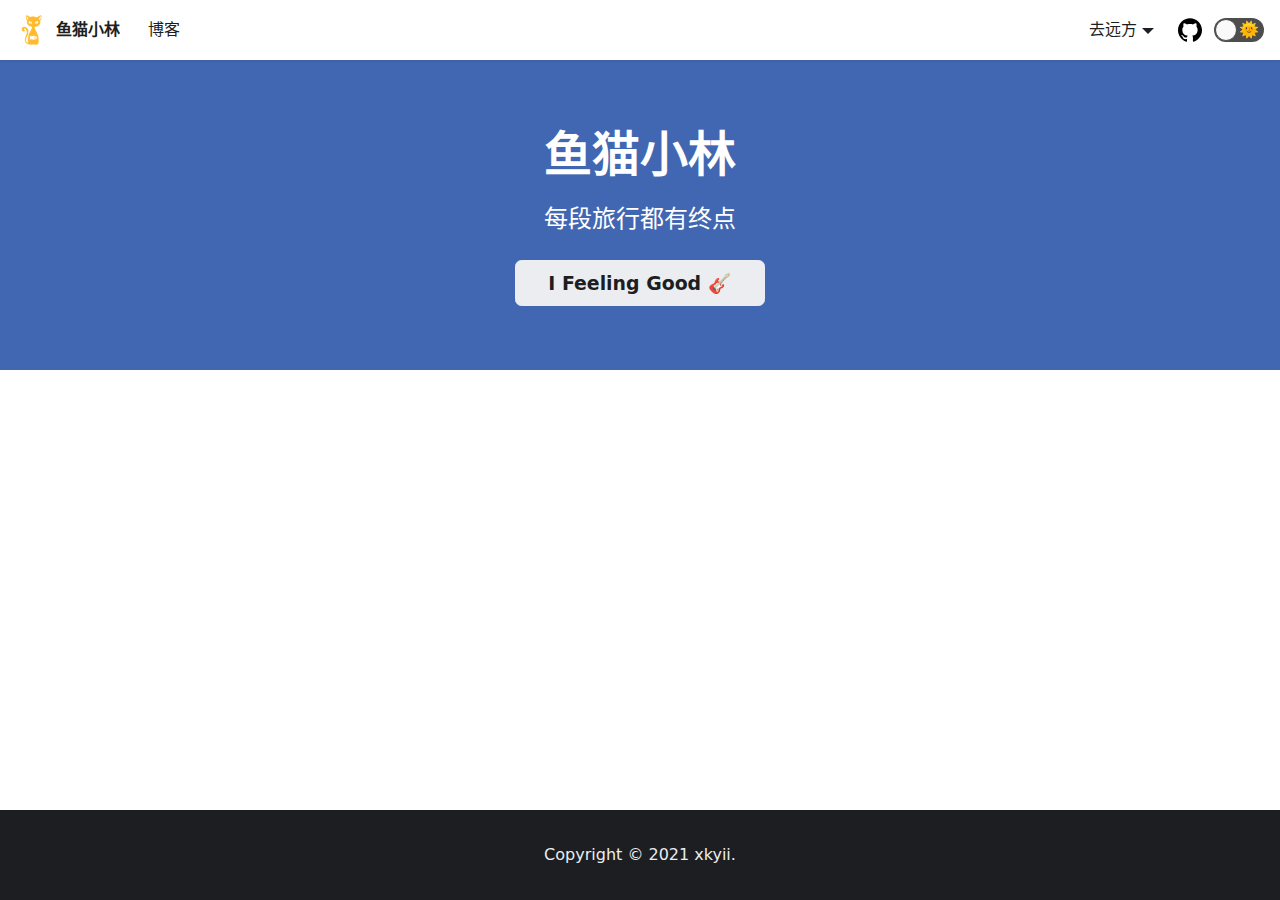
<file: index.html>
<!doctype html>
<html lang="zh-cn" dir="ltr">
<head>
<meta charset="UTF-8">
<meta name="viewport" content="width=device-width,initial-scale=1">
<meta name="generator" content="Docusaurus v2.0.0-beta.14">
<link rel="alternate" type="application/rss+xml" href="/blog/rss.xml" title="鱼猫小林 RSS Feed">
<link rel="alternate" type="application/atom+xml" href="/blog/atom.xml" title="鱼猫小林 Atom Feed"><title data-react-helmet="true">首页 | 鱼猫小林</title><meta data-react-helmet="true" property="og:title" content="首页 | 鱼猫小林"><meta data-react-helmet="true" name="twitter:card" content="summary_large_image"><meta data-react-helmet="true" name="description" content="每个人都有属于自己的冒险"><meta data-react-helmet="true" property="og:description" content="每个人都有属于自己的冒险"><meta data-react-helmet="true" property="og:url" content="https://www.xkyii.com/"><meta data-react-helmet="true" name="docusaurus_locale" content="zh-cn"><meta data-react-helmet="true" name="docusaurus_tag" content="default"><link data-react-helmet="true" rel="icon" href="/img/favicon.ico"><link data-react-helmet="true" rel="canonical" href="https://www.xkyii.com/"><link data-react-helmet="true" rel="alternate" href="https://www.xkyii.com/" hreflang="zh-cn"><link data-react-helmet="true" rel="alternate" href="https://www.xkyii.com/" hreflang="x-default"><script data-react-helmet="true">function maybeInsertBanner(){window.__DOCUSAURUS_INSERT_BASEURL_BANNER&&insertBanner()}function insertBanner(){var n=document.getElementById("docusaurus-base-url-issue-banner-container");if(n){n.innerHTML='\n<div id="docusaurus-base-url-issue-banner" style="border: thick solid red; background-color: rgb(255, 230, 179); margin: 20px; padding: 20px; font-size: 20px;">\n   <p style="font-weight: bold; font-size: 30px;">Your Docusaurus site did not load properly.</p>\n   <p>A very common reason is a wrong site <a href="https://docusaurus.io/docs/docusaurus.config.js/#baseurl" style="font-weight: bold;">baseUrl configuration</a>.</p>\n   <p>Current configured baseUrl = <span style="font-weight: bold; color: red;">/</span>  (default value)</p>\n   <p>We suggest trying baseUrl = <span id="docusaurus-base-url-issue-banner-suggestion-container" style="font-weight: bold; color: green;"></span></p>\n</div>\n';var e=document.getElementById("docusaurus-base-url-issue-banner-suggestion-container"),s=window.location.pathname,r="/"===s.substr(-1)?s:s+"/";e.innerHTML=r}}window.__DOCUSAURUS_INSERT_BASEURL_BANNER=!0,document.addEventListener("DOMContentLoaded",maybeInsertBanner)</script><link rel="stylesheet" href="/assets/css/styles.83dc6ac8.css">
<link rel="preload" href="/assets/js/runtime~main.6c7fdca3.js" as="script">
<link rel="preload" href="/assets/js/main.b31f070a.js" as="script">
</head>
<body>
<script>!function(){function t(t){document.documentElement.setAttribute("data-theme",t)}var e=function(){var t=null;try{t=localStorage.getItem("theme")}catch(t){}return t}();t(null!==e?e:"light")}()</script><div id="__docusaurus">
<div id="docusaurus-base-url-issue-banner-container"></div><div><a href="#" class="skipToContent_OuoZ">Skip to main content</a></div><nav class="navbar navbar--fixed-top"><div class="navbar__inner"><div class="navbar__items"><button aria-label="Navigation bar toggle" class="navbar__toggle clean-btn" type="button" tabindex="0"><svg width="30" height="30" viewBox="0 0 30 30" aria-hidden="true"><path stroke="currentColor" stroke-linecap="round" stroke-miterlimit="10" stroke-width="2" d="M4 7h22M4 15h22M4 23h22"></path></svg></button><a class="navbar__brand" href="/"><div class="navbar__logo"><img src="/img/logo.svg" alt="Fishcat Logo" class="themedImage_TMUO themedImage--light_4Vu1"><img src="/img/logo.svg" alt="Fishcat Logo" class="themedImage_TMUO themedImage--dark_uzRr"></div><b class="navbar__title">鱼猫小林</b></a><a class="navbar__item navbar__link" href="/blog">博客</a></div><div class="navbar__items navbar__items--right"><div class="navbar__item dropdown dropdown--hoverable dropdown--right"><a href="#" class="navbar__link">去远方</a><ul class="dropdown__menu"><li><a class="dropdown__link" href="/docs/Undone/bookmark">导航</a></li><li><a href="https://www.xkyii.cn" target="_blank" rel="noopener noreferrer" class="dropdown__link"><span>鱼猫小栈<svg width="12" height="12" aria-hidden="true" viewBox="0 0 24 24" class="iconExternalLink_wgqa"><path fill="currentColor" d="M21 13v10h-21v-19h12v2h-10v15h17v-8h2zm3-12h-10.988l4.035 4-6.977 7.07 2.828 2.828 6.977-7.07 4.125 4.172v-11z"></path></svg></span></a></li></ul></div><a href="https://github.com/xkdip/www.xkyii.com" target="_blank" rel="noopener noreferrer" class="navbar__item navbar__link header-github-link" aria-label="GitHub repository"></a><div class="toggle_iYfV toggle_2i4l toggleDisabled_xj38"><div class="toggleTrack_t-f2" role="button" tabindex="-1"><div class="toggleTrackCheck_mk7D"><span class="toggleIcon_pHJ9">🌜</span></div><div class="toggleTrackX_dm8H"><span class="toggleIcon_pHJ9">🌞</span></div><div class="toggleTrackThumb_W6To"></div></div><input type="checkbox" class="toggleScreenReader_h9qa" aria-label="Switch between dark and light mode"></div></div></div><div role="presentation" class="navbar-sidebar__backdrop"></div></nav><div class="main-wrapper"><header class="hero hero--primary heroBanner_etFc"><div class="container"><h1 class="hero__title">鱼猫小林</h1><p class="hero__subtitle">每段旅行都有终点</p><div class="buttons_+YzY"><a class="button button--secondary button--lg" href="/docs/index">I Feeling Good 🎸</a></div></div></header><main><section class="features_n4mZ"><div class="container"><div class="row"></div></div></section></main></div><footer class="footer footer--dark"><div class="container container-fluid"><div class="footer__bottom text--center"><div class="footer__copyright">Copyright © 2021 xkyii.</div></div></div></footer></div>
<script src="/assets/js/runtime~main.6c7fdca3.js"></script>
<script src="/assets/js/main.b31f070a.js"></script>
<div style="display:none">
        <script src="https://v1.cnzz.com/z_stat.php?id=1279457472&web_id=1279457472"></script>
      </div></body>
</html>
</file>
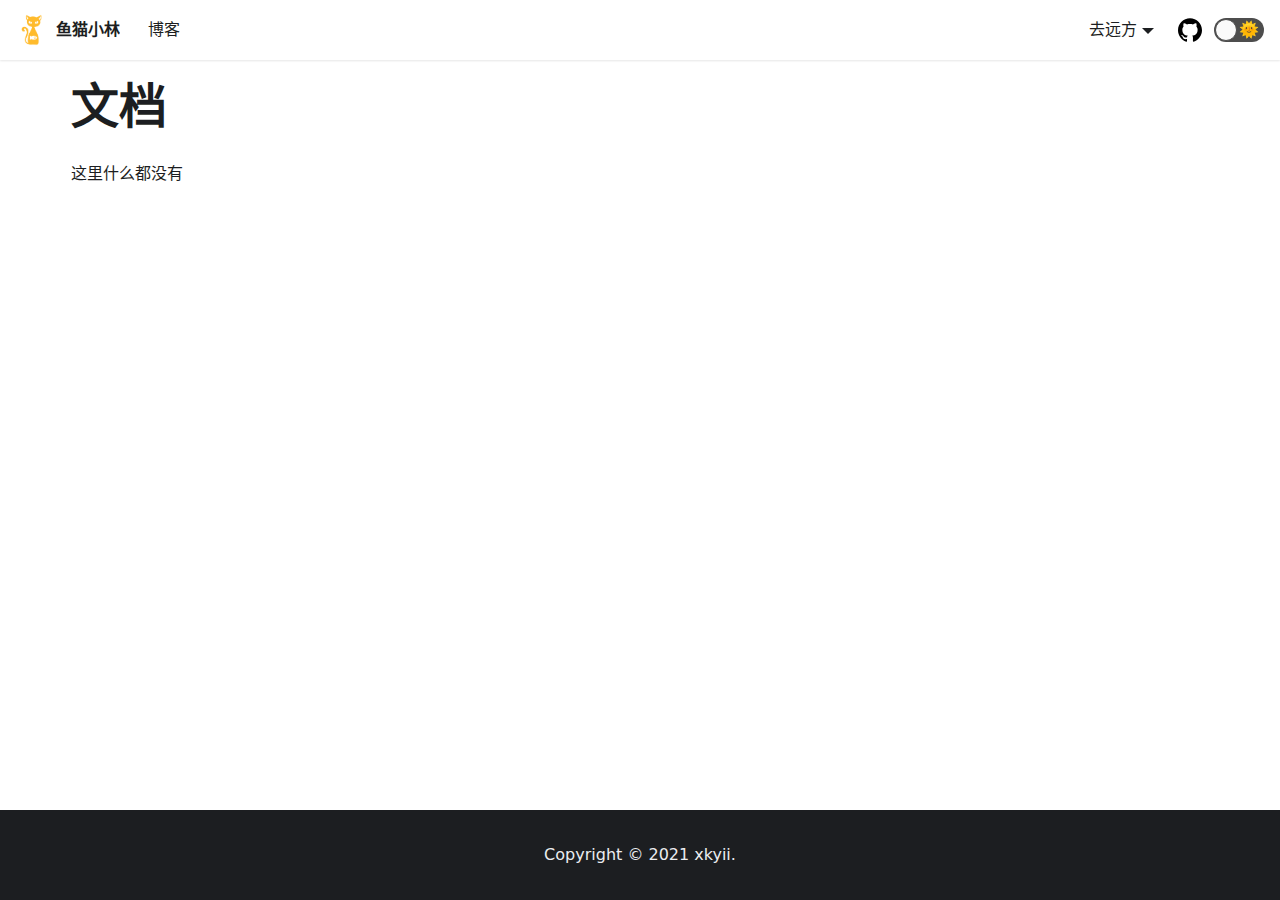
<file: docs/index.html>
<!doctype html>
<html class="docs-version-current" lang="zh-cn" dir="ltr">
<head>
<meta charset="UTF-8">
<meta name="viewport" content="width=device-width,initial-scale=1">
<meta name="generator" content="Docusaurus v2.0.0-beta.14">
<link rel="alternate" type="application/rss+xml" href="/blog/rss.xml" title="鱼猫小林 RSS Feed">
<link rel="alternate" type="application/atom+xml" href="/blog/atom.xml" title="鱼猫小林 Atom Feed"><title data-react-helmet="true">文档 | 鱼猫小林</title><meta data-react-helmet="true" name="twitter:card" content="summary_large_image"><meta data-react-helmet="true" property="og:url" content="https://www.xkyii.com/docs/"><meta data-react-helmet="true" name="docusaurus_locale" content="zh-cn"><meta data-react-helmet="true" name="docusaurus_version" content="current"><meta data-react-helmet="true" name="docusaurus_tag" content="docs-default-current"><meta data-react-helmet="true" property="og:title" content="文档 | 鱼猫小林"><meta data-react-helmet="true" name="description" content="这里什么都没有"><meta data-react-helmet="true" property="og:description" content="这里什么都没有"><link data-react-helmet="true" rel="icon" href="/img/favicon.ico"><link data-react-helmet="true" rel="canonical" href="https://www.xkyii.com/docs/"><link data-react-helmet="true" rel="alternate" href="https://www.xkyii.com/docs/" hreflang="zh-cn"><link data-react-helmet="true" rel="alternate" href="https://www.xkyii.com/docs/" hreflang="x-default"><link rel="stylesheet" href="/assets/css/styles.83dc6ac8.css">
<link rel="preload" href="/assets/js/runtime~main.6c7fdca3.js" as="script">
<link rel="preload" href="/assets/js/main.b31f070a.js" as="script">
</head>
<body>
<script>!function(){function t(t){document.documentElement.setAttribute("data-theme",t)}var e=function(){var t=null;try{t=localStorage.getItem("theme")}catch(t){}return t}();t(null!==e?e:"light")}()</script><div id="__docusaurus">
<div><a href="#" class="skipToContent_OuoZ">Skip to main content</a></div><nav class="navbar navbar--fixed-top"><div class="navbar__inner"><div class="navbar__items"><button aria-label="Navigation bar toggle" class="navbar__toggle clean-btn" type="button" tabindex="0"><svg width="30" height="30" viewBox="0 0 30 30" aria-hidden="true"><path stroke="currentColor" stroke-linecap="round" stroke-miterlimit="10" stroke-width="2" d="M4 7h22M4 15h22M4 23h22"></path></svg></button><a class="navbar__brand" href="/"><div class="navbar__logo"><img src="/img/logo.svg" alt="Fishcat Logo" class="themedImage_TMUO themedImage--light_4Vu1"><img src="/img/logo.svg" alt="Fishcat Logo" class="themedImage_TMUO themedImage--dark_uzRr"></div><b class="navbar__title">鱼猫小林</b></a><a class="navbar__item navbar__link" href="/blog">博客</a></div><div class="navbar__items navbar__items--right"><div class="navbar__item dropdown dropdown--hoverable dropdown--right"><a href="#" class="navbar__link">去远方</a><ul class="dropdown__menu"><li><a class="dropdown__link" href="/docs/Undone/bookmark">导航</a></li><li><a href="https://www.xkyii.cn" target="_blank" rel="noopener noreferrer" class="dropdown__link"><span>鱼猫小栈<svg width="12" height="12" aria-hidden="true" viewBox="0 0 24 24" class="iconExternalLink_wgqa"><path fill="currentColor" d="M21 13v10h-21v-19h12v2h-10v15h17v-8h2zm3-12h-10.988l4.035 4-6.977 7.07 2.828 2.828 6.977-7.07 4.125 4.172v-11z"></path></svg></span></a></li></ul></div><a href="https://github.com/xkdip/www.xkyii.com" target="_blank" rel="noopener noreferrer" class="navbar__item navbar__link header-github-link" aria-label="GitHub repository"></a><div class="toggle_iYfV toggle_2i4l toggleDisabled_xj38"><div class="toggleTrack_t-f2" role="button" tabindex="-1"><div class="toggleTrackCheck_mk7D"><span class="toggleIcon_pHJ9">🌜</span></div><div class="toggleTrackX_dm8H"><span class="toggleIcon_pHJ9">🌞</span></div><div class="toggleTrackThumb_W6To"></div></div><input type="checkbox" class="toggleScreenReader_h9qa" aria-label="Switch between dark and light mode"></div></div></div><div role="presentation" class="navbar-sidebar__backdrop"></div></nav><div class="main-wrapper docs-wrapper docs-doc-page"><div class="docPage_lDyR"><button aria-label="Scroll back to top" class="clean-btn theme-back-to-top-button backToTopButton_i9tI" type="button"></button><main class="docMainContainer_r8cw docMainContainerEnhanced_SOUu"><div class="container padding-top--md padding-bottom--lg"><div class="row"><div class="col docItemCol_zHA2"><div class="docItemContainer_oiyr"><article><div class="theme-doc-markdown markdown"><header><h1>文档</h1></header><p>这里什么都没有</p></div></article><nav class="pagination-nav docusaurus-mt-lg" aria-label="Docs pages navigation"><div class="pagination-nav__item"></div><div class="pagination-nav__item pagination-nav__item--next"></div></nav></div></div></div></div></main></div></div><footer class="footer footer--dark"><div class="container container-fluid"><div class="footer__bottom text--center"><div class="footer__copyright">Copyright © 2021 xkyii.</div></div></div></footer></div>
<script src="/assets/js/runtime~main.6c7fdca3.js"></script>
<script src="/assets/js/main.b31f070a.js"></script>
<div style="display:none">
        <script src="https://v1.cnzz.com/z_stat.php?id=1279457472&web_id=1279457472"></script>
      </div></body>
</html>
</file>
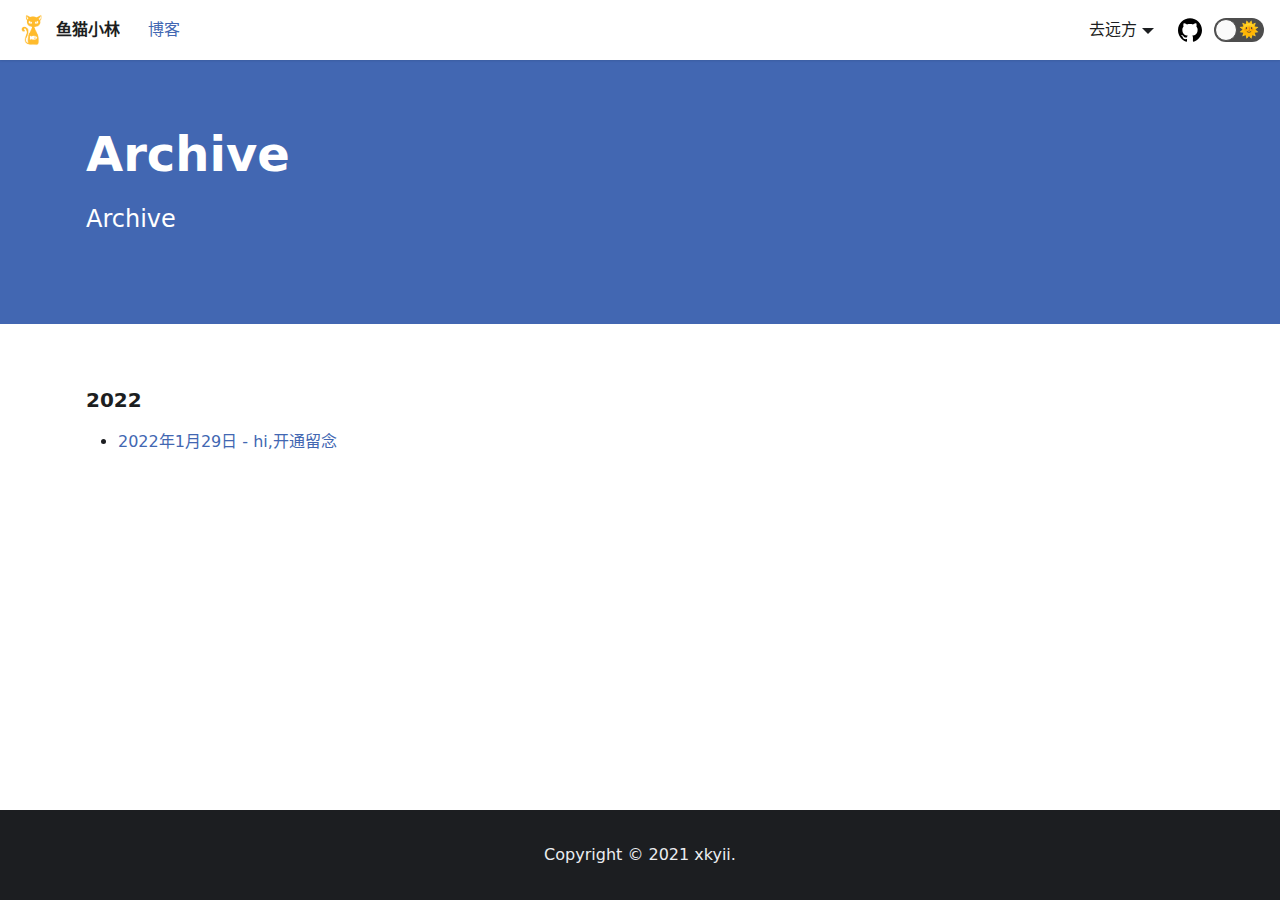
<file: blog/archive/index.html>
<!doctype html>
<html lang="zh-cn" dir="ltr">
<head>
<meta charset="UTF-8">
<meta name="viewport" content="width=device-width,initial-scale=1">
<meta name="generator" content="Docusaurus v2.0.0-beta.14">
<link rel="alternate" type="application/rss+xml" href="/blog/rss.xml" title="鱼猫小林 RSS Feed">
<link rel="alternate" type="application/atom+xml" href="/blog/atom.xml" title="鱼猫小林 Atom Feed"><title data-react-helmet="true">Archive | 鱼猫小林</title><meta data-react-helmet="true" property="og:title" content="Archive | 鱼猫小林"><meta data-react-helmet="true" name="twitter:card" content="summary_large_image"><meta data-react-helmet="true" name="description" content="Archive"><meta data-react-helmet="true" property="og:description" content="Archive"><meta data-react-helmet="true" property="og:url" content="https://www.xkyii.com/blog/archive"><meta data-react-helmet="true" name="docusaurus_locale" content="zh-cn"><meta data-react-helmet="true" name="docusaurus_tag" content="default"><link data-react-helmet="true" rel="icon" href="/img/favicon.ico"><link data-react-helmet="true" rel="canonical" href="https://www.xkyii.com/blog/archive"><link data-react-helmet="true" rel="alternate" href="https://www.xkyii.com/blog/archive" hreflang="zh-cn"><link data-react-helmet="true" rel="alternate" href="https://www.xkyii.com/blog/archive" hreflang="x-default"><link rel="stylesheet" href="/assets/css/styles.83dc6ac8.css">
<link rel="preload" href="/assets/js/runtime~main.6c7fdca3.js" as="script">
<link rel="preload" href="/assets/js/main.b31f070a.js" as="script">
</head>
<body>
<script>!function(){function t(t){document.documentElement.setAttribute("data-theme",t)}var e=function(){var t=null;try{t=localStorage.getItem("theme")}catch(t){}return t}();t(null!==e?e:"light")}()</script><div id="__docusaurus">
<div><a href="#" class="skipToContent_OuoZ">Skip to main content</a></div><nav class="navbar navbar--fixed-top"><div class="navbar__inner"><div class="navbar__items"><button aria-label="Navigation bar toggle" class="navbar__toggle clean-btn" type="button" tabindex="0"><svg width="30" height="30" viewBox="0 0 30 30" aria-hidden="true"><path stroke="currentColor" stroke-linecap="round" stroke-miterlimit="10" stroke-width="2" d="M4 7h22M4 15h22M4 23h22"></path></svg></button><a class="navbar__brand" href="/"><div class="navbar__logo"><img src="/img/logo.svg" alt="Fishcat Logo" class="themedImage_TMUO themedImage--light_4Vu1"><img src="/img/logo.svg" alt="Fishcat Logo" class="themedImage_TMUO themedImage--dark_uzRr"></div><b class="navbar__title">鱼猫小林</b></a><a aria-current="page" class="navbar__item navbar__link navbar__link--active" href="/blog">博客</a></div><div class="navbar__items navbar__items--right"><div class="navbar__item dropdown dropdown--hoverable dropdown--right"><a href="#" class="navbar__link">去远方</a><ul class="dropdown__menu"><li><a class="dropdown__link" href="/docs/Undone/bookmark">导航</a></li><li><a href="https://www.xkyii.cn" target="_blank" rel="noopener noreferrer" class="dropdown__link"><span>鱼猫小栈<svg width="12" height="12" aria-hidden="true" viewBox="0 0 24 24" class="iconExternalLink_wgqa"><path fill="currentColor" d="M21 13v10h-21v-19h12v2h-10v15h17v-8h2zm3-12h-10.988l4.035 4-6.977 7.07 2.828 2.828 6.977-7.07 4.125 4.172v-11z"></path></svg></span></a></li></ul></div><a href="https://github.com/xkdip/www.xkyii.com" target="_blank" rel="noopener noreferrer" class="navbar__item navbar__link header-github-link" aria-label="GitHub repository"></a><div class="toggle_iYfV toggle_2i4l toggleDisabled_xj38"><div class="toggleTrack_t-f2" role="button" tabindex="-1"><div class="toggleTrackCheck_mk7D"><span class="toggleIcon_pHJ9">🌜</span></div><div class="toggleTrackX_dm8H"><span class="toggleIcon_pHJ9">🌞</span></div><div class="toggleTrackThumb_W6To"></div></div><input type="checkbox" class="toggleScreenReader_h9qa" aria-label="Switch between dark and light mode"></div></div></div><div role="presentation" class="navbar-sidebar__backdrop"></div></nav><div class="main-wrapper"><header class="hero hero--primary"><div class="container"><h1 class="hero__title">Archive</h1><p class="hero__subtitle">Archive</p></div></header><main><section class="margin-vert--lg"><div class="container"><div class="row"><div class="col col--4 margin-vert--lg"><h3>2022</h3><ul><li><a href="/blog/2021/2021.11.22-hi">2022年1月29日<!-- --> - <!-- -->hi,开通留念</a></li></ul></div></div></div></section></main></div><footer class="footer footer--dark"><div class="container container-fluid"><div class="footer__bottom text--center"><div class="footer__copyright">Copyright © 2021 xkyii.</div></div></div></footer></div>
<script src="/assets/js/runtime~main.6c7fdca3.js"></script>
<script src="/assets/js/main.b31f070a.js"></script>
<div style="display:none">
        <script src="https://v1.cnzz.com/z_stat.php?id=1279457472&web_id=1279457472"></script>
      </div></body>
</html>
</file>
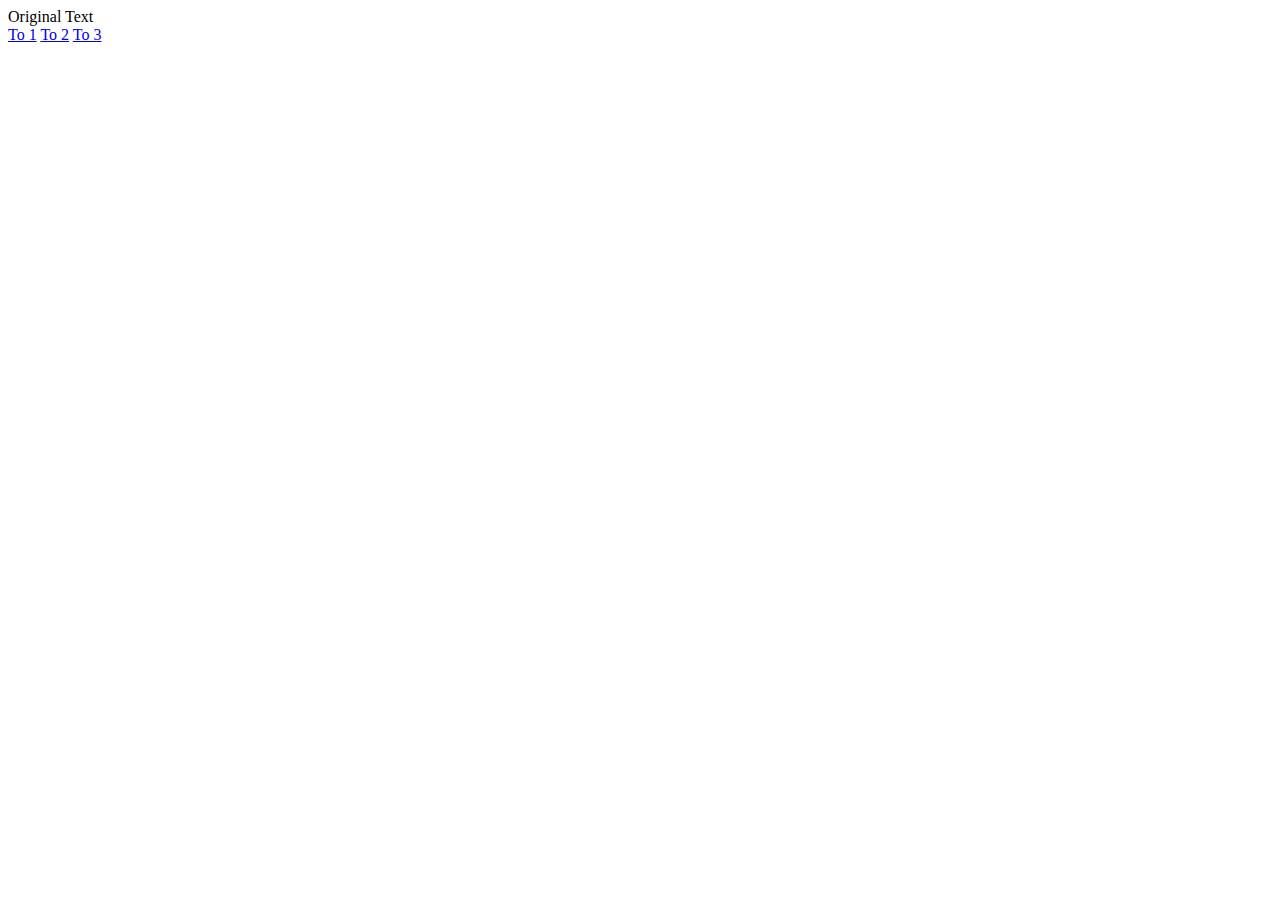
<file: docs/test/index.html>
<!DOCTYPE html>
<html lang="en">
<head>
  <meta charset="UTF-8">
  <meta name="viewport" content="width=device-width, initial-scale=1.0">
  <title>测试</title>
</head>
<body>

  <div id="test">
    Original Text
  </div>

  <a href="/test?x=1">To 1</a>
  <a href="/test?x=2">To 2</a>
  <a href="/test?x=3">To 3</a>

  <script>
    var testText = `
    <div>
      <p>Test</p>
      <img class="private-image" data-src="https://api.github.com/repos/xkdip/image2/contents/2020/11/test.png?ref=main" />
    </div>`

    var init = {
      headers: {
        'Authorization': 'token _token_',
        'Accept': 'application/vnd.github.v3.raw',
      },
    };

    function handleTxts() {
      fetch('https://api.github.com/repos/xkdip/hermit/contents/docs/test/index.html?ref=develop', init)
        .then(rsp => rsp.text())
        .then(text => {
          console.log('load txt...');
          document.getElementById("test").innerHTML = testText;
          handleImgs();
        })
        .catch(() => {
          throw new Error('Txt load FAILED.');
        });
    }

    function handleImgs() {
      var imgs = document.querySelectorAll('.private-image');
      Array.from(imgs).forEach(el => {
        if (!el.src) {
          var source = el.dataset.src;
          fetch(source, init)
            .then(rsp => rsp.blob())
            .then(blob => {
              console.log('load img...');
              el.src = URL.createObjectURL(blob);
            })
            .catch(() => {
              throw new Error('Image load FAILED.');
            });
        }
      })
    }

    handleTxts();
  </script>
</body>
</html>
</file>
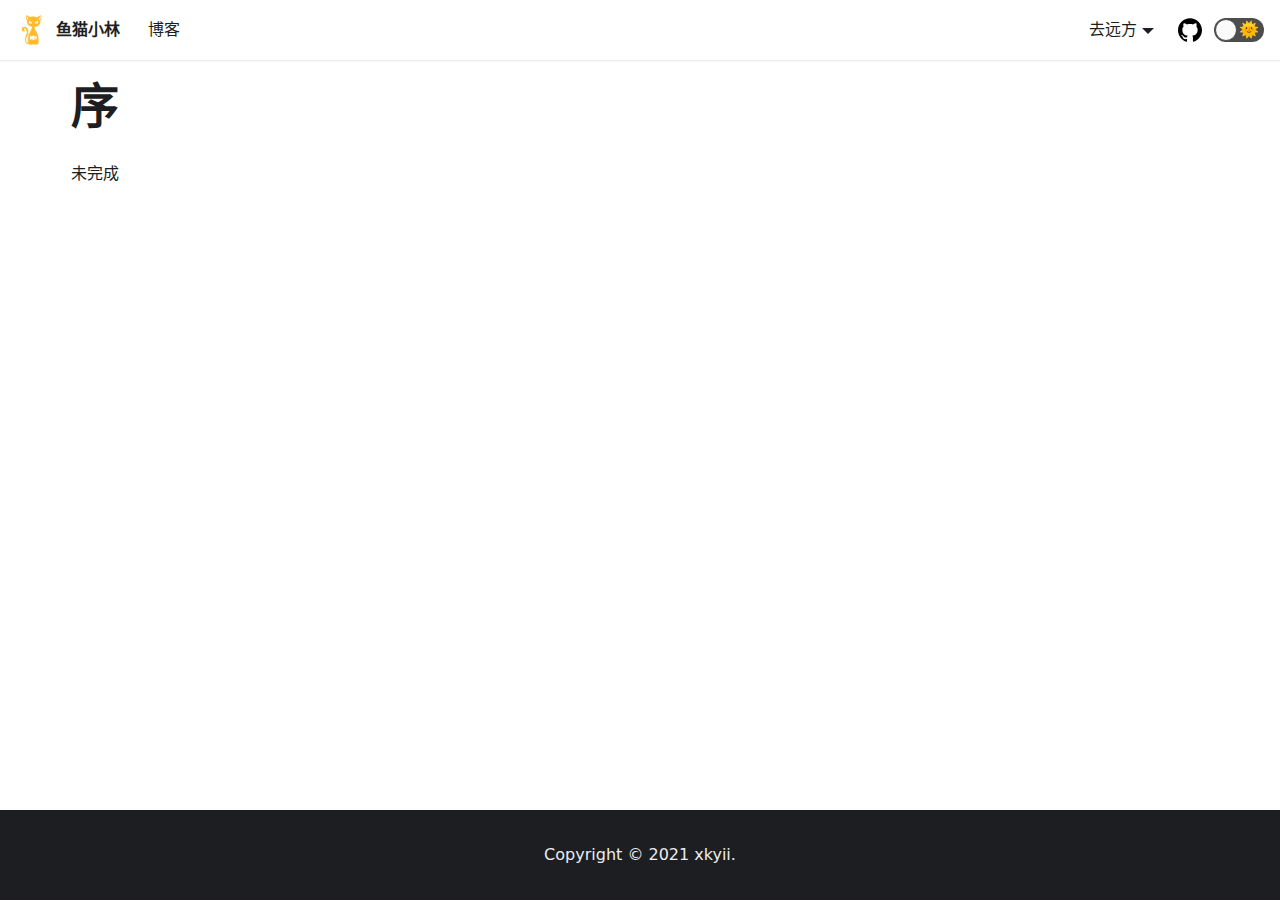
<file: docs/Undone/index.html>
<!doctype html>
<html class="docs-version-current" lang="zh-cn" dir="ltr">
<head>
<meta charset="UTF-8">
<meta name="viewport" content="width=device-width,initial-scale=1">
<meta name="generator" content="Docusaurus v2.0.0-beta.14">
<link rel="alternate" type="application/rss+xml" href="/blog/rss.xml" title="鱼猫小林 RSS Feed">
<link rel="alternate" type="application/atom+xml" href="/blog/atom.xml" title="鱼猫小林 Atom Feed"><title data-react-helmet="true">序 | 鱼猫小林</title><meta data-react-helmet="true" name="twitter:card" content="summary_large_image"><meta data-react-helmet="true" property="og:url" content="https://www.xkyii.com/docs/Undone/"><meta data-react-helmet="true" name="docusaurus_locale" content="zh-cn"><meta data-react-helmet="true" name="docusaurus_version" content="current"><meta data-react-helmet="true" name="docusaurus_tag" content="docs-default-current"><meta data-react-helmet="true" property="og:title" content="序 | 鱼猫小林"><meta data-react-helmet="true" name="description" content="未完成"><meta data-react-helmet="true" property="og:description" content="未完成"><link data-react-helmet="true" rel="icon" href="/img/favicon.ico"><link data-react-helmet="true" rel="canonical" href="https://www.xkyii.com/docs/Undone/"><link data-react-helmet="true" rel="alternate" href="https://www.xkyii.com/docs/Undone/" hreflang="zh-cn"><link data-react-helmet="true" rel="alternate" href="https://www.xkyii.com/docs/Undone/" hreflang="x-default"><link rel="stylesheet" href="/assets/css/styles.83dc6ac8.css">
<link rel="preload" href="/assets/js/runtime~main.6c7fdca3.js" as="script">
<link rel="preload" href="/assets/js/main.b31f070a.js" as="script">
</head>
<body>
<script>!function(){function t(t){document.documentElement.setAttribute("data-theme",t)}var e=function(){var t=null;try{t=localStorage.getItem("theme")}catch(t){}return t}();t(null!==e?e:"light")}()</script><div id="__docusaurus">
<div><a href="#" class="skipToContent_OuoZ">Skip to main content</a></div><nav class="navbar navbar--fixed-top"><div class="navbar__inner"><div class="navbar__items"><button aria-label="Navigation bar toggle" class="navbar__toggle clean-btn" type="button" tabindex="0"><svg width="30" height="30" viewBox="0 0 30 30" aria-hidden="true"><path stroke="currentColor" stroke-linecap="round" stroke-miterlimit="10" stroke-width="2" d="M4 7h22M4 15h22M4 23h22"></path></svg></button><a class="navbar__brand" href="/"><div class="navbar__logo"><img src="/img/logo.svg" alt="Fishcat Logo" class="themedImage_TMUO themedImage--light_4Vu1"><img src="/img/logo.svg" alt="Fishcat Logo" class="themedImage_TMUO themedImage--dark_uzRr"></div><b class="navbar__title">鱼猫小林</b></a><a class="navbar__item navbar__link" href="/blog">博客</a></div><div class="navbar__items navbar__items--right"><div class="navbar__item dropdown dropdown--hoverable dropdown--right"><a href="#" class="navbar__link">去远方</a><ul class="dropdown__menu"><li><a class="dropdown__link" href="/docs/Undone/bookmark">导航</a></li><li><a href="https://www.xkyii.cn" target="_blank" rel="noopener noreferrer" class="dropdown__link"><span>鱼猫小栈<svg width="12" height="12" aria-hidden="true" viewBox="0 0 24 24" class="iconExternalLink_wgqa"><path fill="currentColor" d="M21 13v10h-21v-19h12v2h-10v15h17v-8h2zm3-12h-10.988l4.035 4-6.977 7.07 2.828 2.828 6.977-7.07 4.125 4.172v-11z"></path></svg></span></a></li></ul></div><a href="https://github.com/xkdip/www.xkyii.com" target="_blank" rel="noopener noreferrer" class="navbar__item navbar__link header-github-link" aria-label="GitHub repository"></a><div class="toggle_iYfV toggle_2i4l toggleDisabled_xj38"><div class="toggleTrack_t-f2" role="button" tabindex="-1"><div class="toggleTrackCheck_mk7D"><span class="toggleIcon_pHJ9">🌜</span></div><div class="toggleTrackX_dm8H"><span class="toggleIcon_pHJ9">🌞</span></div><div class="toggleTrackThumb_W6To"></div></div><input type="checkbox" class="toggleScreenReader_h9qa" aria-label="Switch between dark and light mode"></div></div></div><div role="presentation" class="navbar-sidebar__backdrop"></div></nav><div class="main-wrapper docs-wrapper docs-doc-page"><div class="docPage_lDyR"><button aria-label="Scroll back to top" class="clean-btn theme-back-to-top-button backToTopButton_i9tI" type="button"></button><main class="docMainContainer_r8cw docMainContainerEnhanced_SOUu"><div class="container padding-top--md padding-bottom--lg"><div class="row"><div class="col docItemCol_zHA2"><div class="docItemContainer_oiyr"><article><div class="theme-doc-markdown markdown"><header><h1>序</h1></header><p>未完成</p></div></article><nav class="pagination-nav docusaurus-mt-lg" aria-label="Docs pages navigation"><div class="pagination-nav__item"></div><div class="pagination-nav__item pagination-nav__item--next"></div></nav></div></div></div></div></main></div></div><footer class="footer footer--dark"><div class="container container-fluid"><div class="footer__bottom text--center"><div class="footer__copyright">Copyright © 2021 xkyii.</div></div></div></footer></div>
<script src="/assets/js/runtime~main.6c7fdca3.js"></script>
<script src="/assets/js/main.b31f070a.js"></script>
<div style="display:none">
        <script src="https://v1.cnzz.com/z_stat.php?id=1279457472&web_id=1279457472"></script>
      </div></body>
</html>
</file>
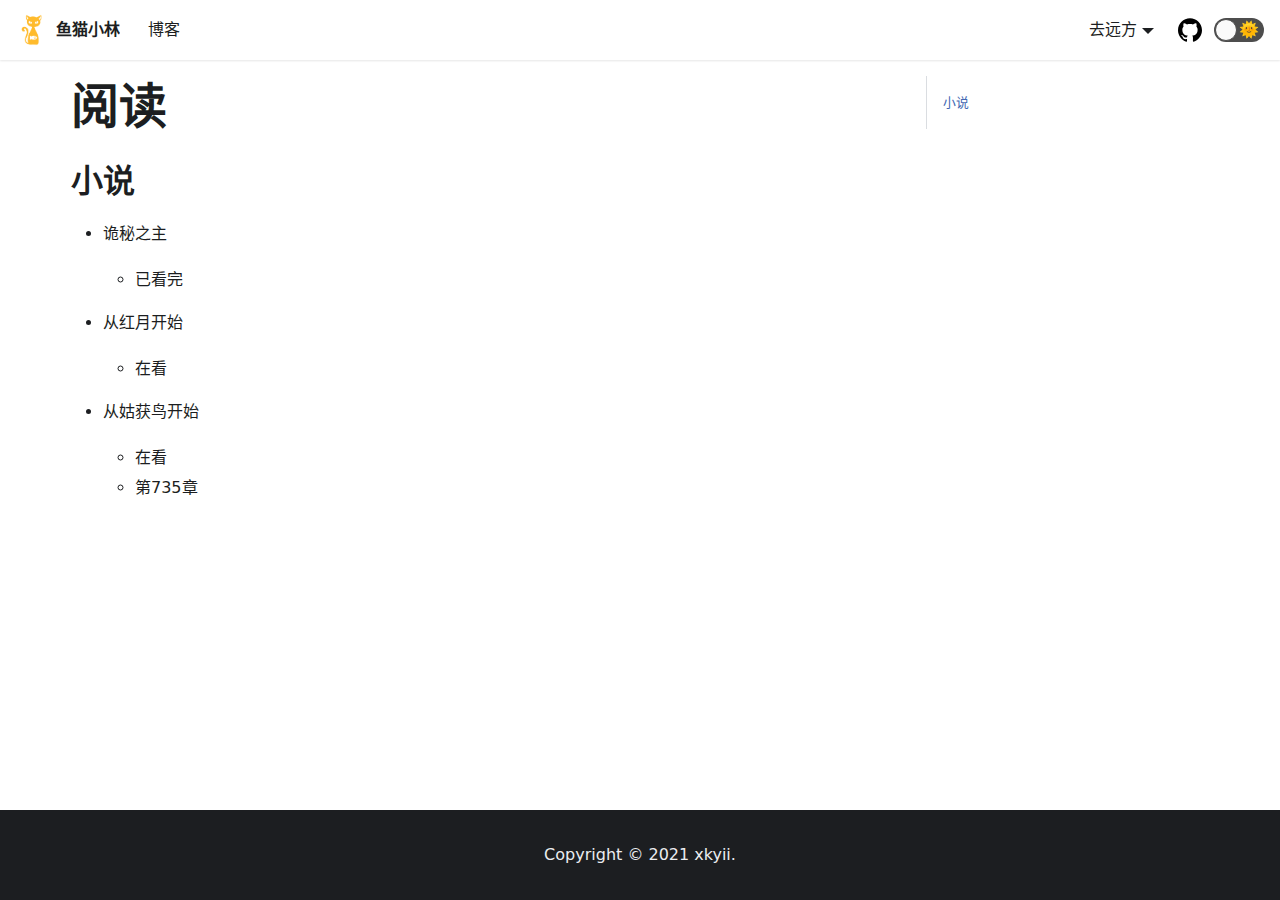
<file: docs/Undone/book/index.html>
<!doctype html>
<html class="docs-version-current" lang="zh-cn" dir="ltr">
<head>
<meta charset="UTF-8">
<meta name="viewport" content="width=device-width,initial-scale=1">
<meta name="generator" content="Docusaurus v2.0.0-beta.14">
<link rel="alternate" type="application/rss+xml" href="/blog/rss.xml" title="鱼猫小林 RSS Feed">
<link rel="alternate" type="application/atom+xml" href="/blog/atom.xml" title="鱼猫小林 Atom Feed"><title data-react-helmet="true">阅读 | 鱼猫小林</title><meta data-react-helmet="true" name="twitter:card" content="summary_large_image"><meta data-react-helmet="true" property="og:url" content="https://www.xkyii.com/docs/Undone/book"><meta data-react-helmet="true" name="docusaurus_locale" content="zh-cn"><meta data-react-helmet="true" name="docusaurus_version" content="current"><meta data-react-helmet="true" name="docusaurus_tag" content="docs-default-current"><meta data-react-helmet="true" property="og:title" content="阅读 | 鱼猫小林"><meta data-react-helmet="true" name="description" content="小说"><meta data-react-helmet="true" property="og:description" content="小说"><link data-react-helmet="true" rel="icon" href="/img/favicon.ico"><link data-react-helmet="true" rel="canonical" href="https://www.xkyii.com/docs/Undone/book"><link data-react-helmet="true" rel="alternate" href="https://www.xkyii.com/docs/Undone/book" hreflang="zh-cn"><link data-react-helmet="true" rel="alternate" href="https://www.xkyii.com/docs/Undone/book" hreflang="x-default"><link rel="stylesheet" href="/assets/css/styles.83dc6ac8.css">
<link rel="preload" href="/assets/js/runtime~main.6c7fdca3.js" as="script">
<link rel="preload" href="/assets/js/main.b31f070a.js" as="script">
</head>
<body>
<script>!function(){function t(t){document.documentElement.setAttribute("data-theme",t)}var e=function(){var t=null;try{t=localStorage.getItem("theme")}catch(t){}return t}();t(null!==e?e:"light")}()</script><div id="__docusaurus">
<div><a href="#" class="skipToContent_OuoZ">Skip to main content</a></div><nav class="navbar navbar--fixed-top"><div class="navbar__inner"><div class="navbar__items"><button aria-label="Navigation bar toggle" class="navbar__toggle clean-btn" type="button" tabindex="0"><svg width="30" height="30" viewBox="0 0 30 30" aria-hidden="true"><path stroke="currentColor" stroke-linecap="round" stroke-miterlimit="10" stroke-width="2" d="M4 7h22M4 15h22M4 23h22"></path></svg></button><a class="navbar__brand" href="/"><div class="navbar__logo"><img src="/img/logo.svg" alt="Fishcat Logo" class="themedImage_TMUO themedImage--light_4Vu1"><img src="/img/logo.svg" alt="Fishcat Logo" class="themedImage_TMUO themedImage--dark_uzRr"></div><b class="navbar__title">鱼猫小林</b></a><a class="navbar__item navbar__link" href="/blog">博客</a></div><div class="navbar__items navbar__items--right"><div class="navbar__item dropdown dropdown--hoverable dropdown--right"><a href="#" class="navbar__link">去远方</a><ul class="dropdown__menu"><li><a class="dropdown__link" href="/docs/Undone/bookmark">导航</a></li><li><a href="https://www.xkyii.cn" target="_blank" rel="noopener noreferrer" class="dropdown__link"><span>鱼猫小栈<svg width="12" height="12" aria-hidden="true" viewBox="0 0 24 24" class="iconExternalLink_wgqa"><path fill="currentColor" d="M21 13v10h-21v-19h12v2h-10v15h17v-8h2zm3-12h-10.988l4.035 4-6.977 7.07 2.828 2.828 6.977-7.07 4.125 4.172v-11z"></path></svg></span></a></li></ul></div><a href="https://github.com/xkdip/www.xkyii.com" target="_blank" rel="noopener noreferrer" class="navbar__item navbar__link header-github-link" aria-label="GitHub repository"></a><div class="toggle_iYfV toggle_2i4l toggleDisabled_xj38"><div class="toggleTrack_t-f2" role="button" tabindex="-1"><div class="toggleTrackCheck_mk7D"><span class="toggleIcon_pHJ9">🌜</span></div><div class="toggleTrackX_dm8H"><span class="toggleIcon_pHJ9">🌞</span></div><div class="toggleTrackThumb_W6To"></div></div><input type="checkbox" class="toggleScreenReader_h9qa" aria-label="Switch between dark and light mode"></div></div></div><div role="presentation" class="navbar-sidebar__backdrop"></div></nav><div class="main-wrapper docs-wrapper docs-doc-page"><div class="docPage_lDyR"><button aria-label="Scroll back to top" class="clean-btn theme-back-to-top-button backToTopButton_i9tI" type="button"></button><main class="docMainContainer_r8cw docMainContainerEnhanced_SOUu"><div class="container padding-top--md padding-bottom--lg"><div class="row"><div class="col docItemCol_zHA2"><div class="docItemContainer_oiyr"><article><div class="tocCollapsible_aw-L theme-doc-toc-mobile tocMobile_Tx6Y"><button type="button" class="clean-btn tocCollapsibleButton_zr6a">On this page</button></div><div class="theme-doc-markdown markdown"><header><h1>阅读</h1></header><h2 class="anchor anchorWithStickyNavbar_y2LR" id="小说">小说<a class="hash-link" href="#小说" title="Direct link to heading">​</a></h2><ul><li><p>诡秘之主</p><ul><li>已看完</li></ul></li><li><p>从红月开始</p><ul><li>在看</li></ul></li><li><p>从姑获鸟开始</p><ul><li>在看</li><li>第735章</li></ul></li></ul></div></article><nav class="pagination-nav docusaurus-mt-lg" aria-label="Docs pages navigation"><div class="pagination-nav__item"></div><div class="pagination-nav__item pagination-nav__item--next"></div></nav></div></div><div class="col col--3"><div class="tableOfContents_vrFS thin-scrollbar theme-doc-toc-desktop"><ul class="table-of-contents table-of-contents__left-border"><li><a href="#小说" class="table-of-contents__link toc-highlight">小说</a></li></ul></div></div></div></div></main></div></div><footer class="footer footer--dark"><div class="container container-fluid"><div class="footer__bottom text--center"><div class="footer__copyright">Copyright © 2021 xkyii.</div></div></div></footer></div>
<script src="/assets/js/runtime~main.6c7fdca3.js"></script>
<script src="/assets/js/main.b31f070a.js"></script>
<div style="display:none">
        <script src="https://v1.cnzz.com/z_stat.php?id=1279457472&web_id=1279457472"></script>
      </div></body>
</html>
</file>
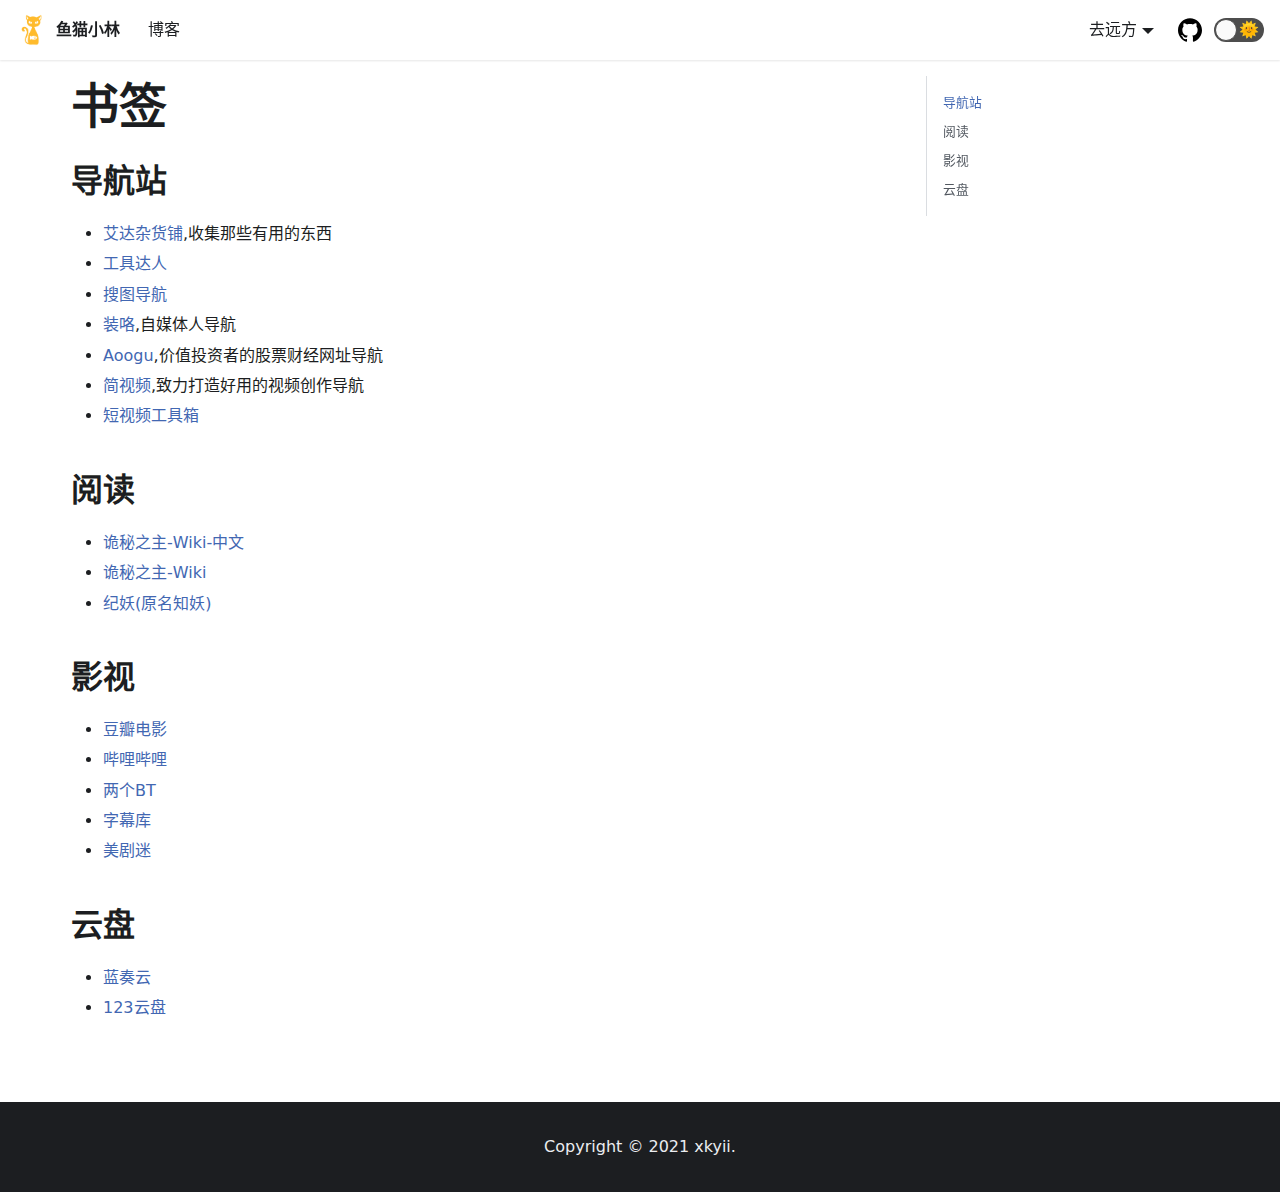
<file: docs/Undone/bookmark/index.html>
<!doctype html>
<html class="docs-version-current" lang="zh-cn" dir="ltr">
<head>
<meta charset="UTF-8">
<meta name="viewport" content="width=device-width,initial-scale=1">
<meta name="generator" content="Docusaurus v2.0.0-beta.14">
<link rel="alternate" type="application/rss+xml" href="/blog/rss.xml" title="鱼猫小林 RSS Feed">
<link rel="alternate" type="application/atom+xml" href="/blog/atom.xml" title="鱼猫小林 Atom Feed"><title data-react-helmet="true">书签 | 鱼猫小林</title><meta data-react-helmet="true" name="twitter:card" content="summary_large_image"><meta data-react-helmet="true" property="og:url" content="https://www.xkyii.com/docs/Undone/bookmark"><meta data-react-helmet="true" name="docusaurus_locale" content="zh-cn"><meta data-react-helmet="true" name="docusaurus_version" content="current"><meta data-react-helmet="true" name="docusaurus_tag" content="docs-default-current"><meta data-react-helmet="true" property="og:title" content="书签 | 鱼猫小林"><meta data-react-helmet="true" name="description" content="导航站"><meta data-react-helmet="true" property="og:description" content="导航站"><link data-react-helmet="true" rel="icon" href="/img/favicon.ico"><link data-react-helmet="true" rel="canonical" href="https://www.xkyii.com/docs/Undone/bookmark"><link data-react-helmet="true" rel="alternate" href="https://www.xkyii.com/docs/Undone/bookmark" hreflang="zh-cn"><link data-react-helmet="true" rel="alternate" href="https://www.xkyii.com/docs/Undone/bookmark" hreflang="x-default"><link rel="stylesheet" href="/assets/css/styles.83dc6ac8.css">
<link rel="preload" href="/assets/js/runtime~main.6c7fdca3.js" as="script">
<link rel="preload" href="/assets/js/main.b31f070a.js" as="script">
</head>
<body>
<script>!function(){function t(t){document.documentElement.setAttribute("data-theme",t)}var e=function(){var t=null;try{t=localStorage.getItem("theme")}catch(t){}return t}();t(null!==e?e:"light")}()</script><div id="__docusaurus">
<div><a href="#" class="skipToContent_OuoZ">Skip to main content</a></div><nav class="navbar navbar--fixed-top"><div class="navbar__inner"><div class="navbar__items"><button aria-label="Navigation bar toggle" class="navbar__toggle clean-btn" type="button" tabindex="0"><svg width="30" height="30" viewBox="0 0 30 30" aria-hidden="true"><path stroke="currentColor" stroke-linecap="round" stroke-miterlimit="10" stroke-width="2" d="M4 7h22M4 15h22M4 23h22"></path></svg></button><a class="navbar__brand" href="/"><div class="navbar__logo"><img src="/img/logo.svg" alt="Fishcat Logo" class="themedImage_TMUO themedImage--light_4Vu1"><img src="/img/logo.svg" alt="Fishcat Logo" class="themedImage_TMUO themedImage--dark_uzRr"></div><b class="navbar__title">鱼猫小林</b></a><a class="navbar__item navbar__link" href="/blog">博客</a></div><div class="navbar__items navbar__items--right"><div class="navbar__item dropdown dropdown--hoverable dropdown--right"><a href="#" class="navbar__link">去远方</a><ul class="dropdown__menu"><li><a aria-current="page" class="dropdown__link dropdown__link--active" href="/docs/Undone/bookmark">导航</a></li><li><a href="https://www.xkyii.cn" target="_blank" rel="noopener noreferrer" class="dropdown__link"><span>鱼猫小栈<svg width="12" height="12" aria-hidden="true" viewBox="0 0 24 24" class="iconExternalLink_wgqa"><path fill="currentColor" d="M21 13v10h-21v-19h12v2h-10v15h17v-8h2zm3-12h-10.988l4.035 4-6.977 7.07 2.828 2.828 6.977-7.07 4.125 4.172v-11z"></path></svg></span></a></li></ul></div><a href="https://github.com/xkdip/www.xkyii.com" target="_blank" rel="noopener noreferrer" class="navbar__item navbar__link header-github-link" aria-label="GitHub repository"></a><div class="toggle_iYfV toggle_2i4l toggleDisabled_xj38"><div class="toggleTrack_t-f2" role="button" tabindex="-1"><div class="toggleTrackCheck_mk7D"><span class="toggleIcon_pHJ9">🌜</span></div><div class="toggleTrackX_dm8H"><span class="toggleIcon_pHJ9">🌞</span></div><div class="toggleTrackThumb_W6To"></div></div><input type="checkbox" class="toggleScreenReader_h9qa" aria-label="Switch between dark and light mode"></div></div></div><div role="presentation" class="navbar-sidebar__backdrop"></div></nav><div class="main-wrapper docs-wrapper docs-doc-page"><div class="docPage_lDyR"><button aria-label="Scroll back to top" class="clean-btn theme-back-to-top-button backToTopButton_i9tI" type="button"></button><main class="docMainContainer_r8cw docMainContainerEnhanced_SOUu"><div class="container padding-top--md padding-bottom--lg"><div class="row"><div class="col docItemCol_zHA2"><div class="docItemContainer_oiyr"><article><div class="tocCollapsible_aw-L theme-doc-toc-mobile tocMobile_Tx6Y"><button type="button" class="clean-btn tocCollapsibleButton_zr6a">On this page</button></div><div class="theme-doc-markdown markdown"><header><h1>书签</h1></header><h2 class="anchor anchorWithStickyNavbar_y2LR" id="导航站">导航站<a class="hash-link" href="#导航站" title="Direct link to heading">​</a></h2><ul><li><a href="https://adzhp.cn/" target="_blank" rel="noopener noreferrer">艾达杂货铺</a>,收集那些有用的东西</li><li><a href="http://dartools.com/" target="_blank" rel="noopener noreferrer">工具达人</a></li><li><a href="https://www.91sotu.com/" target="_blank" rel="noopener noreferrer">搜图导航</a></li><li><a href="https://zhuanglo.cn/" target="_blank" rel="noopener noreferrer">装咯</a>,自媒体人导航</li><li><a href="https://aoogu.com/" target="_blank" rel="noopener noreferrer">Aoogu</a>,价值投资者的股票财经网址导航</li><li><a href="https://www.aewz.com/" target="_blank" rel="noopener noreferrer">简视频</a>,致力打造好用的视频创作导航</li><li><a href="http://tools.mazileon.com/" target="_blank" rel="noopener noreferrer">短视频工具箱</a></li></ul><h2 class="anchor anchorWithStickyNavbar_y2LR" id="阅读">阅读<a class="hash-link" href="#阅读" title="Direct link to heading">​</a></h2><ul><li><a href="https://lord-of-the-mysteries.fandom.com/zh/wiki/%E7%A5%9E%E4%B9%8B%E9%80%94%E5%BE%84" target="_blank" rel="noopener noreferrer">诡秘之主-Wiki-中文</a></li><li><a href="https://lordofthemysteries.fandom.com/wiki/Pathways" target="_blank" rel="noopener noreferrer">诡秘之主-Wiki</a></li><li><a href="http://www.cbaigui.com/" target="_blank" rel="noopener noreferrer">纪妖(原名知妖)</a></li></ul><h2 class="anchor anchorWithStickyNavbar_y2LR" id="影视">影视<a class="hash-link" href="#影视" title="Direct link to heading">​</a></h2><ul><li><a href="https://movie.douban.com/" target="_blank" rel="noopener noreferrer">豆瓣电影</a></li><li><a href="https://www.bilibili.com/" target="_blank" rel="noopener noreferrer">哔哩哔哩</a></li><li><a href="https://www.bttwo.com/" target="_blank" rel="noopener noreferrer">两个BT</a></li><li><a href="http://www.zimuku.la/" target="_blank" rel="noopener noreferrer">字幕库</a></li><li><a href="https://www.meijumi.net/" target="_blank" rel="noopener noreferrer">美剧迷</a></li></ul><h2 class="anchor anchorWithStickyNavbar_y2LR" id="云盘">云盘<a class="hash-link" href="#云盘" title="Direct link to heading">​</a></h2><ul><li><a href="https://www.lanzou.com/" target="_blank" rel="noopener noreferrer">蓝奏云</a></li><li><a href="https://www.123pan.com/" target="_blank" rel="noopener noreferrer">123云盘</a></li></ul></div></article><nav class="pagination-nav docusaurus-mt-lg" aria-label="Docs pages navigation"><div class="pagination-nav__item"></div><div class="pagination-nav__item pagination-nav__item--next"></div></nav></div></div><div class="col col--3"><div class="tableOfContents_vrFS thin-scrollbar theme-doc-toc-desktop"><ul class="table-of-contents table-of-contents__left-border"><li><a href="#导航站" class="table-of-contents__link toc-highlight">导航站</a></li><li><a href="#阅读" class="table-of-contents__link toc-highlight">阅读</a></li><li><a href="#影视" class="table-of-contents__link toc-highlight">影视</a></li><li><a href="#云盘" class="table-of-contents__link toc-highlight">云盘</a></li></ul></div></div></div></div></main></div></div><footer class="footer footer--dark"><div class="container container-fluid"><div class="footer__bottom text--center"><div class="footer__copyright">Copyright © 2021 xkyii.</div></div></div></footer></div>
<script src="/assets/js/runtime~main.6c7fdca3.js"></script>
<script src="/assets/js/main.b31f070a.js"></script>
<div style="display:none">
        <script src="https://v1.cnzz.com/z_stat.php?id=1279457472&web_id=1279457472"></script>
      </div></body>
</html>
</file>
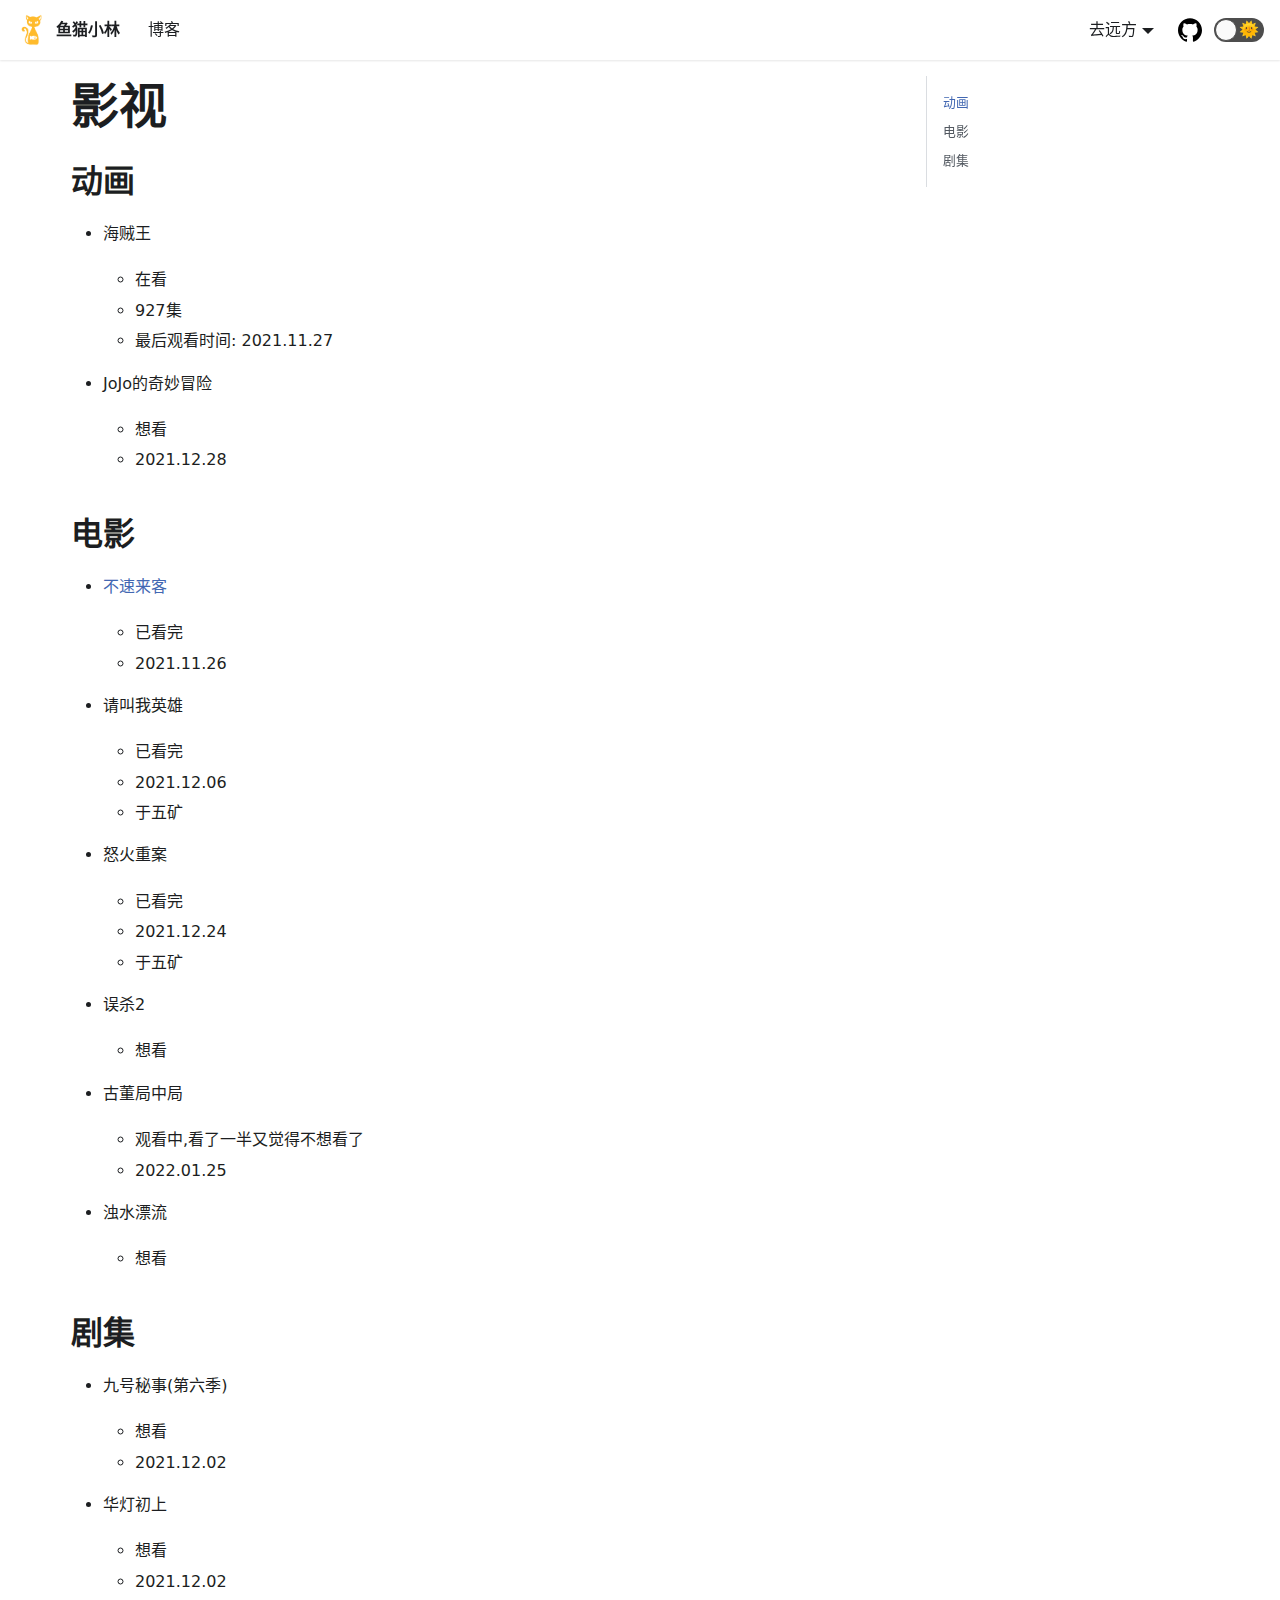
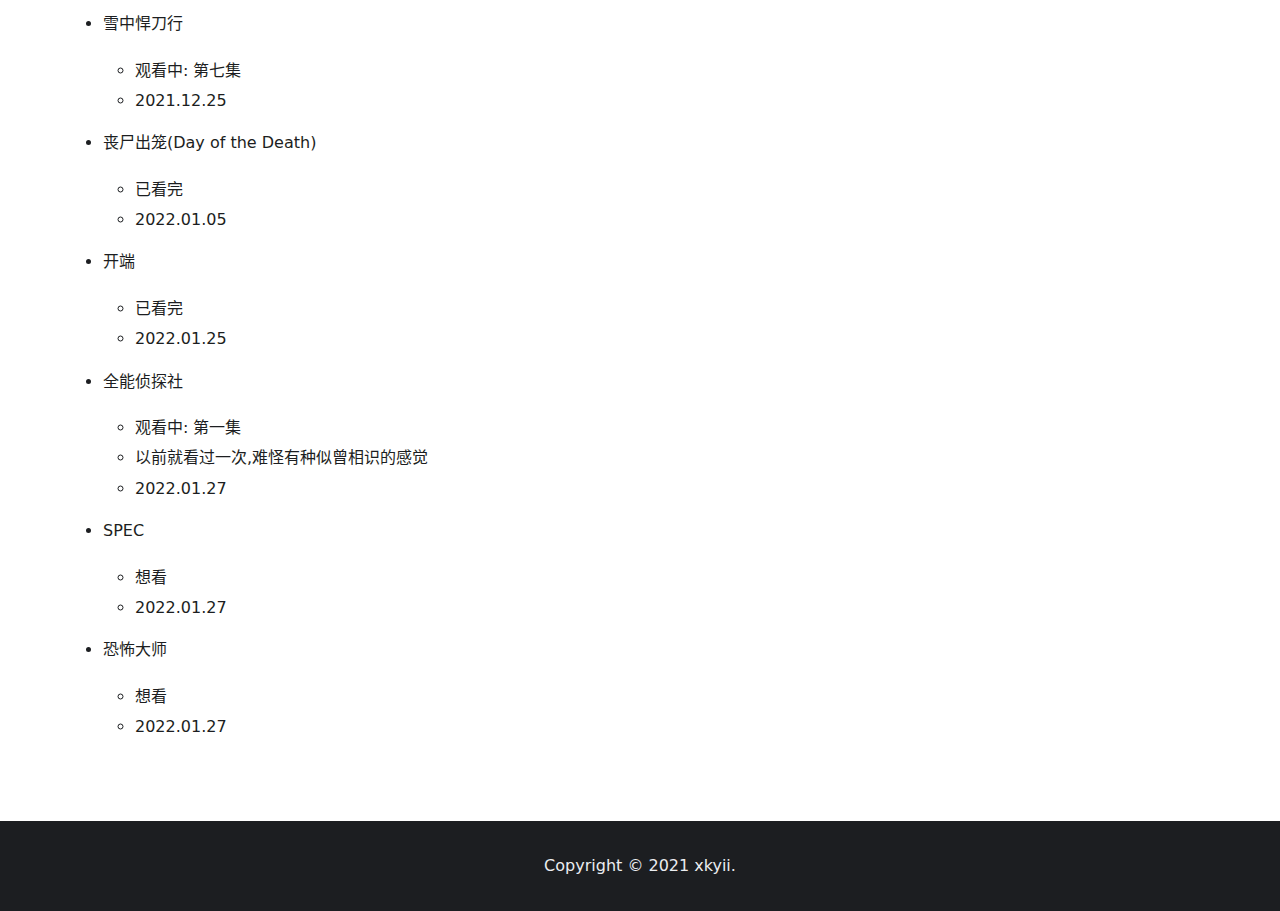
<file: docs/Undone/movie/index.html>
<!doctype html>
<html class="docs-version-current" lang="zh-cn" dir="ltr">
<head>
<meta charset="UTF-8">
<meta name="viewport" content="width=device-width,initial-scale=1">
<meta name="generator" content="Docusaurus v2.0.0-beta.14">
<link rel="alternate" type="application/rss+xml" href="/blog/rss.xml" title="鱼猫小林 RSS Feed">
<link rel="alternate" type="application/atom+xml" href="/blog/atom.xml" title="鱼猫小林 Atom Feed"><title data-react-helmet="true">影视 | 鱼猫小林</title><meta data-react-helmet="true" name="twitter:card" content="summary_large_image"><meta data-react-helmet="true" property="og:url" content="https://www.xkyii.com/docs/Undone/movie"><meta data-react-helmet="true" name="docusaurus_locale" content="zh-cn"><meta data-react-helmet="true" name="docusaurus_version" content="current"><meta data-react-helmet="true" name="docusaurus_tag" content="docs-default-current"><meta data-react-helmet="true" property="og:title" content="影视 | 鱼猫小林"><meta data-react-helmet="true" name="description" content="动画"><meta data-react-helmet="true" property="og:description" content="动画"><link data-react-helmet="true" rel="icon" href="/img/favicon.ico"><link data-react-helmet="true" rel="canonical" href="https://www.xkyii.com/docs/Undone/movie"><link data-react-helmet="true" rel="alternate" href="https://www.xkyii.com/docs/Undone/movie" hreflang="zh-cn"><link data-react-helmet="true" rel="alternate" href="https://www.xkyii.com/docs/Undone/movie" hreflang="x-default"><link rel="stylesheet" href="/assets/css/styles.83dc6ac8.css">
<link rel="preload" href="/assets/js/runtime~main.6c7fdca3.js" as="script">
<link rel="preload" href="/assets/js/main.b31f070a.js" as="script">
</head>
<body>
<script>!function(){function t(t){document.documentElement.setAttribute("data-theme",t)}var e=function(){var t=null;try{t=localStorage.getItem("theme")}catch(t){}return t}();t(null!==e?e:"light")}()</script><div id="__docusaurus">
<div><a href="#" class="skipToContent_OuoZ">Skip to main content</a></div><nav class="navbar navbar--fixed-top"><div class="navbar__inner"><div class="navbar__items"><button aria-label="Navigation bar toggle" class="navbar__toggle clean-btn" type="button" tabindex="0"><svg width="30" height="30" viewBox="0 0 30 30" aria-hidden="true"><path stroke="currentColor" stroke-linecap="round" stroke-miterlimit="10" stroke-width="2" d="M4 7h22M4 15h22M4 23h22"></path></svg></button><a class="navbar__brand" href="/"><div class="navbar__logo"><img src="/img/logo.svg" alt="Fishcat Logo" class="themedImage_TMUO themedImage--light_4Vu1"><img src="/img/logo.svg" alt="Fishcat Logo" class="themedImage_TMUO themedImage--dark_uzRr"></div><b class="navbar__title">鱼猫小林</b></a><a class="navbar__item navbar__link" href="/blog">博客</a></div><div class="navbar__items navbar__items--right"><div class="navbar__item dropdown dropdown--hoverable dropdown--right"><a href="#" class="navbar__link">去远方</a><ul class="dropdown__menu"><li><a class="dropdown__link" href="/docs/Undone/bookmark">导航</a></li><li><a href="https://www.xkyii.cn" target="_blank" rel="noopener noreferrer" class="dropdown__link"><span>鱼猫小栈<svg width="12" height="12" aria-hidden="true" viewBox="0 0 24 24" class="iconExternalLink_wgqa"><path fill="currentColor" d="M21 13v10h-21v-19h12v2h-10v15h17v-8h2zm3-12h-10.988l4.035 4-6.977 7.07 2.828 2.828 6.977-7.07 4.125 4.172v-11z"></path></svg></span></a></li></ul></div><a href="https://github.com/xkdip/www.xkyii.com" target="_blank" rel="noopener noreferrer" class="navbar__item navbar__link header-github-link" aria-label="GitHub repository"></a><div class="toggle_iYfV toggle_2i4l toggleDisabled_xj38"><div class="toggleTrack_t-f2" role="button" tabindex="-1"><div class="toggleTrackCheck_mk7D"><span class="toggleIcon_pHJ9">🌜</span></div><div class="toggleTrackX_dm8H"><span class="toggleIcon_pHJ9">🌞</span></div><div class="toggleTrackThumb_W6To"></div></div><input type="checkbox" class="toggleScreenReader_h9qa" aria-label="Switch between dark and light mode"></div></div></div><div role="presentation" class="navbar-sidebar__backdrop"></div></nav><div class="main-wrapper docs-wrapper docs-doc-page"><div class="docPage_lDyR"><button aria-label="Scroll back to top" class="clean-btn theme-back-to-top-button backToTopButton_i9tI" type="button"></button><main class="docMainContainer_r8cw docMainContainerEnhanced_SOUu"><div class="container padding-top--md padding-bottom--lg"><div class="row"><div class="col docItemCol_zHA2"><div class="docItemContainer_oiyr"><article><div class="tocCollapsible_aw-L theme-doc-toc-mobile tocMobile_Tx6Y"><button type="button" class="clean-btn tocCollapsibleButton_zr6a">On this page</button></div><div class="theme-doc-markdown markdown"><header><h1>影视</h1></header><h2 class="anchor anchorWithStickyNavbar_y2LR" id="动画">动画<a class="hash-link" href="#动画" title="Direct link to heading">​</a></h2><ul><li><p>海贼王</p><ul><li>在看</li><li>927集</li><li>最后观看时间: 2021.11.27</li></ul></li><li><p>JoJo的奇妙冒险</p><ul><li>想看</li><li>2021.12.28</li></ul></li></ul><h2 class="anchor anchorWithStickyNavbar_y2LR" id="电影">电影<a class="hash-link" href="#电影" title="Direct link to heading">​</a></h2><ul><li><p><a href="https://movie.douban.com/subject/34927916/" target="_blank" rel="noopener noreferrer">不速来客</a></p><ul><li>已看完</li><li>2021.11.26</li></ul></li><li><p>请叫我英雄</p><ul><li>已看完</li><li>2021.12.06</li><li>于五矿</li></ul></li><li><p>怒火重案</p><ul><li>已看完</li><li>2021.12.24</li><li>于五矿</li></ul></li><li><p>误杀2</p><ul><li>想看</li></ul></li><li><p>古董局中局</p><ul><li>观看中,看了一半又觉得不想看了</li><li>2022.01.25</li></ul></li><li><p>浊水漂流</p><ul><li>想看</li></ul></li></ul><h2 class="anchor anchorWithStickyNavbar_y2LR" id="剧集">剧集<a class="hash-link" href="#剧集" title="Direct link to heading">​</a></h2><ul><li><p>九号秘事(第六季)</p><ul><li>想看</li><li>2021.12.02</li></ul></li><li><p>华灯初上</p><ul><li>想看</li><li>2021.12.02</li></ul></li><li><p>雪中悍刀行</p><ul><li>观看中: 第七集</li><li>2021.12.25</li></ul></li><li><p>丧尸出笼(Day of the Death)</p><ul><li>已看完</li><li>2022.01.05</li></ul></li><li><p>开端</p><ul><li>已看完</li><li>2022.01.25</li></ul></li><li><p>全能侦探社</p><ul><li>观看中: 第一集</li><li>以前就看过一次,难怪有种似曾相识的感觉</li><li>2022.01.27</li></ul></li><li><p>SPEC</p><ul><li>想看</li><li>2022.01.27</li></ul></li><li><p>恐怖大师</p><ul><li>想看</li><li>2022.01.27</li></ul></li></ul></div></article><nav class="pagination-nav docusaurus-mt-lg" aria-label="Docs pages navigation"><div class="pagination-nav__item"></div><div class="pagination-nav__item pagination-nav__item--next"></div></nav></div></div><div class="col col--3"><div class="tableOfContents_vrFS thin-scrollbar theme-doc-toc-desktop"><ul class="table-of-contents table-of-contents__left-border"><li><a href="#动画" class="table-of-contents__link toc-highlight">动画</a></li><li><a href="#电影" class="table-of-contents__link toc-highlight">电影</a></li><li><a href="#剧集" class="table-of-contents__link toc-highlight">剧集</a></li></ul></div></div></div></div></main></div></div><footer class="footer footer--dark"><div class="container container-fluid"><div class="footer__bottom text--center"><div class="footer__copyright">Copyright © 2021 xkyii.</div></div></div></footer></div>
<script src="/assets/js/runtime~main.6c7fdca3.js"></script>
<script src="/assets/js/main.b31f070a.js"></script>
<div style="display:none">
        <script src="https://v1.cnzz.com/z_stat.php?id=1279457472&web_id=1279457472"></script>
      </div></body>
</html>
</file>
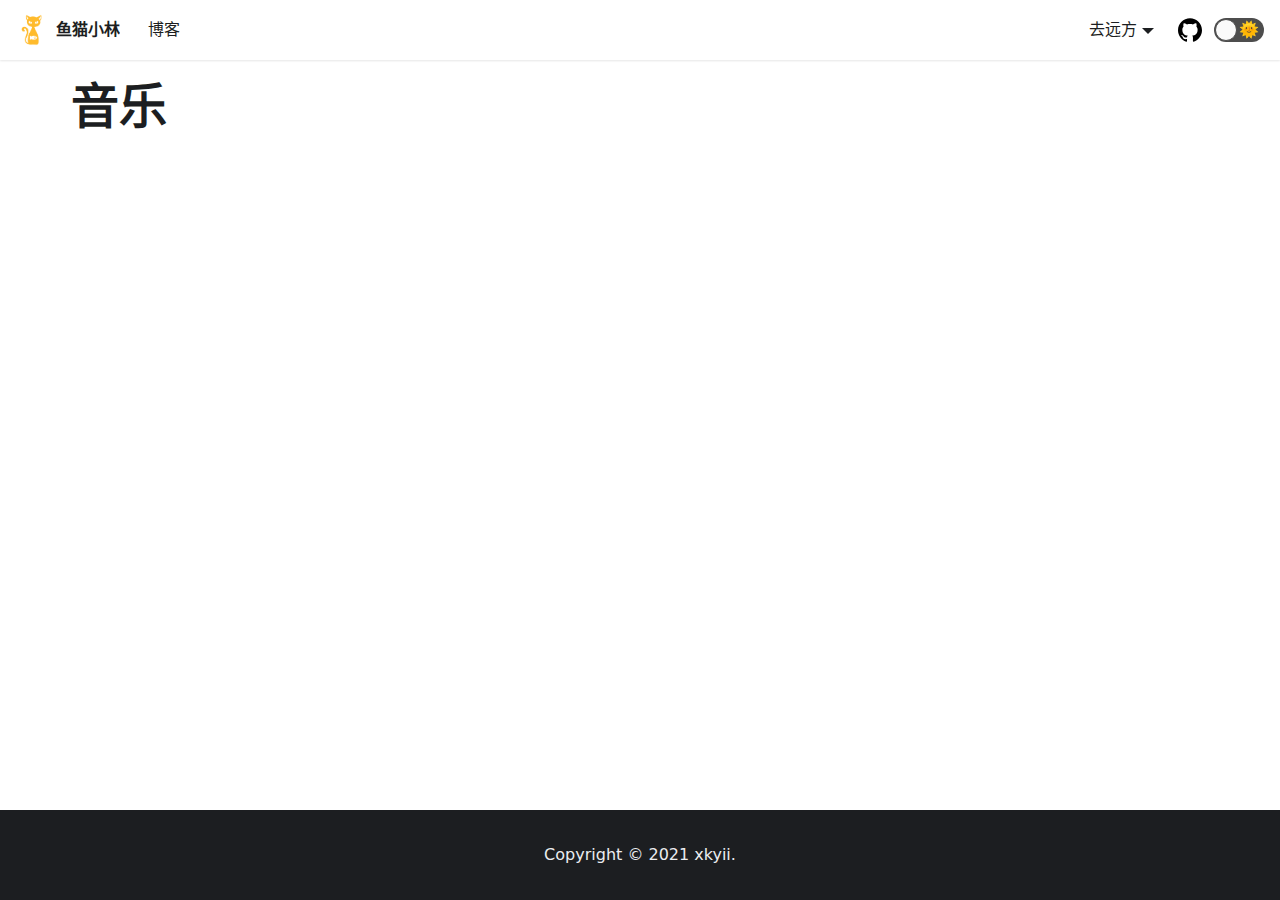
<file: docs/Undone/music/index.html>
<!doctype html>
<html class="docs-version-current" lang="zh-cn" dir="ltr">
<head>
<meta charset="UTF-8">
<meta name="viewport" content="width=device-width,initial-scale=1">
<meta name="generator" content="Docusaurus v2.0.0-beta.14">
<link rel="alternate" type="application/rss+xml" href="/blog/rss.xml" title="鱼猫小林 RSS Feed">
<link rel="alternate" type="application/atom+xml" href="/blog/atom.xml" title="鱼猫小林 Atom Feed"><title data-react-helmet="true">音乐 | 鱼猫小林</title><meta data-react-helmet="true" name="twitter:card" content="summary_large_image"><meta data-react-helmet="true" property="og:url" content="https://www.xkyii.com/docs/Undone/music"><meta data-react-helmet="true" name="docusaurus_locale" content="zh-cn"><meta data-react-helmet="true" name="docusaurus_version" content="current"><meta data-react-helmet="true" name="docusaurus_tag" content="docs-default-current"><meta data-react-helmet="true" property="og:title" content="音乐 | 鱼猫小林"><link data-react-helmet="true" rel="icon" href="/img/favicon.ico"><link data-react-helmet="true" rel="canonical" href="https://www.xkyii.com/docs/Undone/music"><link data-react-helmet="true" rel="alternate" href="https://www.xkyii.com/docs/Undone/music" hreflang="zh-cn"><link data-react-helmet="true" rel="alternate" href="https://www.xkyii.com/docs/Undone/music" hreflang="x-default"><link rel="stylesheet" href="/assets/css/styles.83dc6ac8.css">
<link rel="preload" href="/assets/js/runtime~main.6c7fdca3.js" as="script">
<link rel="preload" href="/assets/js/main.b31f070a.js" as="script">
</head>
<body>
<script>!function(){function t(t){document.documentElement.setAttribute("data-theme",t)}var e=function(){var t=null;try{t=localStorage.getItem("theme")}catch(t){}return t}();t(null!==e?e:"light")}()</script><div id="__docusaurus">
<div><a href="#" class="skipToContent_OuoZ">Skip to main content</a></div><nav class="navbar navbar--fixed-top"><div class="navbar__inner"><div class="navbar__items"><button aria-label="Navigation bar toggle" class="navbar__toggle clean-btn" type="button" tabindex="0"><svg width="30" height="30" viewBox="0 0 30 30" aria-hidden="true"><path stroke="currentColor" stroke-linecap="round" stroke-miterlimit="10" stroke-width="2" d="M4 7h22M4 15h22M4 23h22"></path></svg></button><a class="navbar__brand" href="/"><div class="navbar__logo"><img src="/img/logo.svg" alt="Fishcat Logo" class="themedImage_TMUO themedImage--light_4Vu1"><img src="/img/logo.svg" alt="Fishcat Logo" class="themedImage_TMUO themedImage--dark_uzRr"></div><b class="navbar__title">鱼猫小林</b></a><a class="navbar__item navbar__link" href="/blog">博客</a></div><div class="navbar__items navbar__items--right"><div class="navbar__item dropdown dropdown--hoverable dropdown--right"><a href="#" class="navbar__link">去远方</a><ul class="dropdown__menu"><li><a class="dropdown__link" href="/docs/Undone/bookmark">导航</a></li><li><a href="https://www.xkyii.cn" target="_blank" rel="noopener noreferrer" class="dropdown__link"><span>鱼猫小栈<svg width="12" height="12" aria-hidden="true" viewBox="0 0 24 24" class="iconExternalLink_wgqa"><path fill="currentColor" d="M21 13v10h-21v-19h12v2h-10v15h17v-8h2zm3-12h-10.988l4.035 4-6.977 7.07 2.828 2.828 6.977-7.07 4.125 4.172v-11z"></path></svg></span></a></li></ul></div><a href="https://github.com/xkdip/www.xkyii.com" target="_blank" rel="noopener noreferrer" class="navbar__item navbar__link header-github-link" aria-label="GitHub repository"></a><div class="toggle_iYfV toggle_2i4l toggleDisabled_xj38"><div class="toggleTrack_t-f2" role="button" tabindex="-1"><div class="toggleTrackCheck_mk7D"><span class="toggleIcon_pHJ9">🌜</span></div><div class="toggleTrackX_dm8H"><span class="toggleIcon_pHJ9">🌞</span></div><div class="toggleTrackThumb_W6To"></div></div><input type="checkbox" class="toggleScreenReader_h9qa" aria-label="Switch between dark and light mode"></div></div></div><div role="presentation" class="navbar-sidebar__backdrop"></div></nav><div class="main-wrapper docs-wrapper docs-doc-page"><div class="docPage_lDyR"><button aria-label="Scroll back to top" class="clean-btn theme-back-to-top-button backToTopButton_i9tI" type="button"></button><main class="docMainContainer_r8cw docMainContainerEnhanced_SOUu"><div class="container padding-top--md padding-bottom--lg"><div class="row"><div class="col docItemCol_zHA2"><div class="docItemContainer_oiyr"><article><div class="theme-doc-markdown markdown"><header><h1>音乐</h1></header></div></article><nav class="pagination-nav docusaurus-mt-lg" aria-label="Docs pages navigation"><div class="pagination-nav__item"></div><div class="pagination-nav__item pagination-nav__item--next"></div></nav></div></div></div></div></main></div></div><footer class="footer footer--dark"><div class="container container-fluid"><div class="footer__bottom text--center"><div class="footer__copyright">Copyright © 2021 xkyii.</div></div></div></footer></div>
<script src="/assets/js/runtime~main.6c7fdca3.js"></script>
<script src="/assets/js/main.b31f070a.js"></script>
<div style="display:none">
        <script src="https://v1.cnzz.com/z_stat.php?id=1279457472&web_id=1279457472"></script>
      </div></body>
</html>
</file>
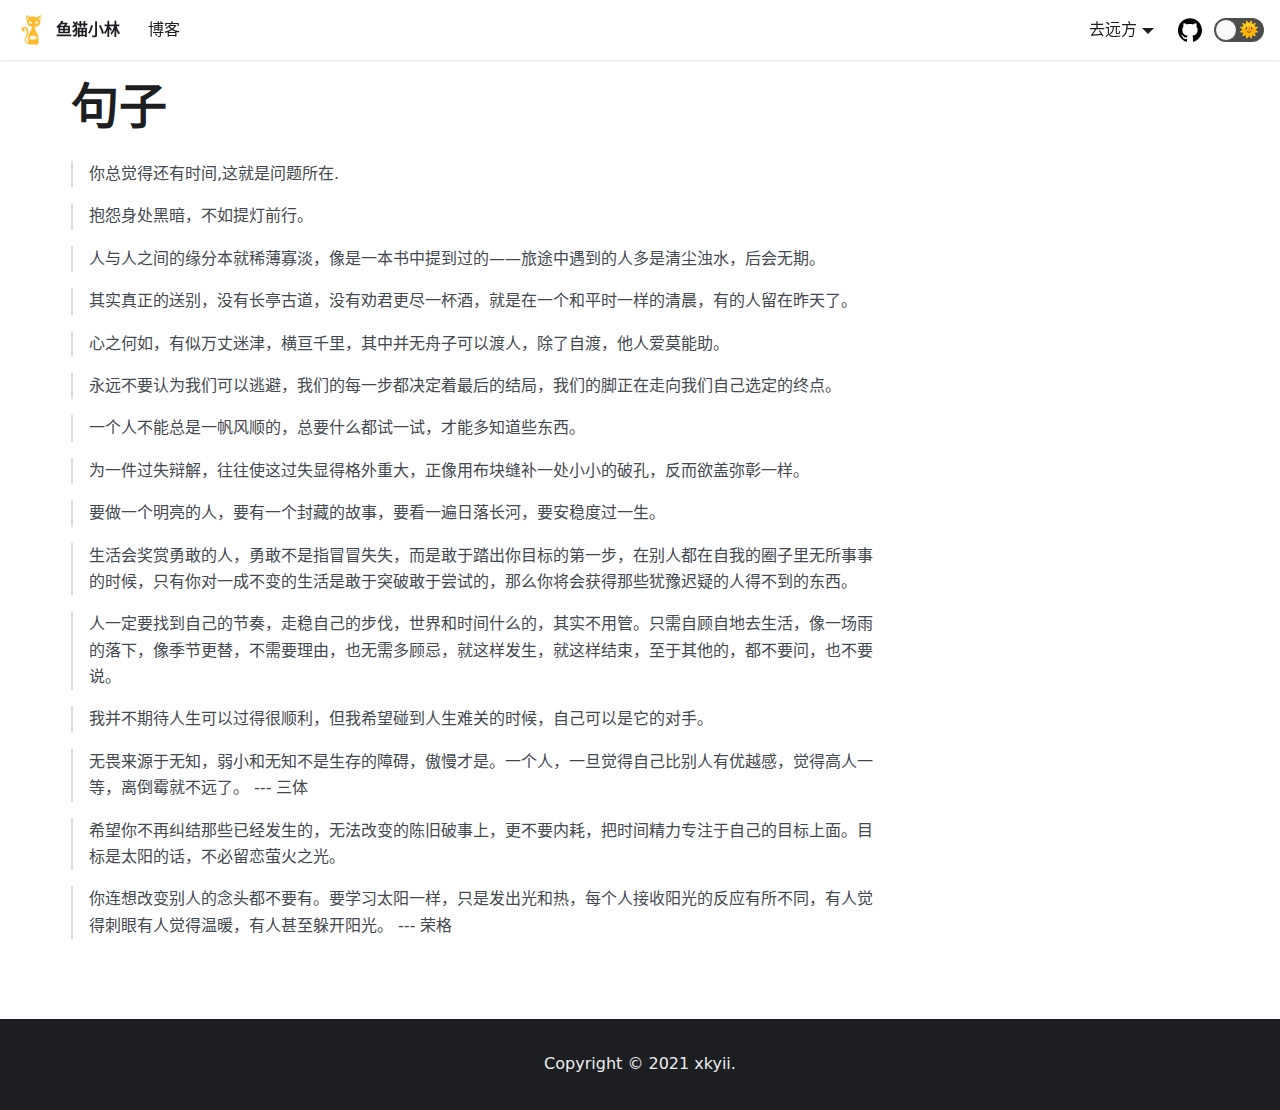
<file: docs/Undone/sentence/index.html>
<!doctype html>
<html class="docs-version-current" lang="zh-cn" dir="ltr">
<head>
<meta charset="UTF-8">
<meta name="viewport" content="width=device-width,initial-scale=1">
<meta name="generator" content="Docusaurus v2.0.0-beta.14">
<link rel="alternate" type="application/rss+xml" href="/blog/rss.xml" title="鱼猫小林 RSS Feed">
<link rel="alternate" type="application/atom+xml" href="/blog/atom.xml" title="鱼猫小林 Atom Feed"><title data-react-helmet="true">句子 | 鱼猫小林</title><meta data-react-helmet="true" name="twitter:card" content="summary_large_image"><meta data-react-helmet="true" property="og:url" content="https://www.xkyii.com/docs/Undone/sentence"><meta data-react-helmet="true" name="docusaurus_locale" content="zh-cn"><meta data-react-helmet="true" name="docusaurus_version" content="current"><meta data-react-helmet="true" name="docusaurus_tag" content="docs-default-current"><meta data-react-helmet="true" property="og:title" content="句子 | 鱼猫小林"><meta data-react-helmet="true" name="description" content="无病呻吟"><meta data-react-helmet="true" property="og:description" content="无病呻吟"><link data-react-helmet="true" rel="icon" href="/img/favicon.ico"><link data-react-helmet="true" rel="canonical" href="https://www.xkyii.com/docs/Undone/sentence"><link data-react-helmet="true" rel="alternate" href="https://www.xkyii.com/docs/Undone/sentence" hreflang="zh-cn"><link data-react-helmet="true" rel="alternate" href="https://www.xkyii.com/docs/Undone/sentence" hreflang="x-default"><link rel="stylesheet" href="/assets/css/styles.83dc6ac8.css">
<link rel="preload" href="/assets/js/runtime~main.6c7fdca3.js" as="script">
<link rel="preload" href="/assets/js/main.b31f070a.js" as="script">
</head>
<body>
<script>!function(){function t(t){document.documentElement.setAttribute("data-theme",t)}var e=function(){var t=null;try{t=localStorage.getItem("theme")}catch(t){}return t}();t(null!==e?e:"light")}()</script><div id="__docusaurus">
<div><a href="#" class="skipToContent_OuoZ">Skip to main content</a></div><nav class="navbar navbar--fixed-top"><div class="navbar__inner"><div class="navbar__items"><button aria-label="Navigation bar toggle" class="navbar__toggle clean-btn" type="button" tabindex="0"><svg width="30" height="30" viewBox="0 0 30 30" aria-hidden="true"><path stroke="currentColor" stroke-linecap="round" stroke-miterlimit="10" stroke-width="2" d="M4 7h22M4 15h22M4 23h22"></path></svg></button><a class="navbar__brand" href="/"><div class="navbar__logo"><img src="/img/logo.svg" alt="Fishcat Logo" class="themedImage_TMUO themedImage--light_4Vu1"><img src="/img/logo.svg" alt="Fishcat Logo" class="themedImage_TMUO themedImage--dark_uzRr"></div><b class="navbar__title">鱼猫小林</b></a><a class="navbar__item navbar__link" href="/blog">博客</a></div><div class="navbar__items navbar__items--right"><div class="navbar__item dropdown dropdown--hoverable dropdown--right"><a href="#" class="navbar__link">去远方</a><ul class="dropdown__menu"><li><a class="dropdown__link" href="/docs/Undone/bookmark">导航</a></li><li><a href="https://www.xkyii.cn" target="_blank" rel="noopener noreferrer" class="dropdown__link"><span>鱼猫小栈<svg width="12" height="12" aria-hidden="true" viewBox="0 0 24 24" class="iconExternalLink_wgqa"><path fill="currentColor" d="M21 13v10h-21v-19h12v2h-10v15h17v-8h2zm3-12h-10.988l4.035 4-6.977 7.07 2.828 2.828 6.977-7.07 4.125 4.172v-11z"></path></svg></span></a></li></ul></div><a href="https://github.com/xkdip/www.xkyii.com" target="_blank" rel="noopener noreferrer" class="navbar__item navbar__link header-github-link" aria-label="GitHub repository"></a><div class="toggle_iYfV toggle_2i4l toggleDisabled_xj38"><div class="toggleTrack_t-f2" role="button" tabindex="-1"><div class="toggleTrackCheck_mk7D"><span class="toggleIcon_pHJ9">🌜</span></div><div class="toggleTrackX_dm8H"><span class="toggleIcon_pHJ9">🌞</span></div><div class="toggleTrackThumb_W6To"></div></div><input type="checkbox" class="toggleScreenReader_h9qa" aria-label="Switch between dark and light mode"></div></div></div><div role="presentation" class="navbar-sidebar__backdrop"></div></nav><div class="main-wrapper docs-wrapper docs-doc-page"><div class="docPage_lDyR"><button aria-label="Scroll back to top" class="clean-btn theme-back-to-top-button backToTopButton_i9tI" type="button"></button><main class="docMainContainer_r8cw docMainContainerEnhanced_SOUu"><div class="container padding-top--md padding-bottom--lg"><div class="row"><div class="col docItemCol_zHA2"><div class="docItemContainer_oiyr"><article><div class="theme-doc-markdown markdown"><header><h1>句子</h1></header><blockquote><p>你总觉得还有时间,这就是问题所在.</p></blockquote><blockquote><p>抱怨身处黑暗，不如提灯前行。</p></blockquote><blockquote><p>人与人之间的缘分本就稀薄寡淡，像是一本书中提到过的——旅途中遇到的人多是清尘浊水，后会无期。</p></blockquote><blockquote><p>其实真正的送别，没有长亭古道，没有劝君更尽一杯酒，就是在一个和平时一样的清晨，有的人留在昨天了。</p></blockquote><blockquote><p>心之何如，有似万丈迷津，横亘千里，其中并无舟子可以渡人，除了自渡，他人爱莫能助。</p></blockquote><blockquote><p>永远不要认为我们可以逃避，我们的每一步都决定着最后的结局，我们的脚正在走向我们自己选定的终点。</p></blockquote><blockquote><p>一个人不能总是一帆风顺的，总要什么都试一试，才能多知道些东西。</p></blockquote><blockquote><p>为一件过失辩解，往往使这过失显得格外重大，正像用布块缝补一处小小的破孔，反而欲盖弥彰一样。</p></blockquote><blockquote><p>要做一个明亮的人，要有一个封藏的故事，要看一遍日落长河，要安稳度过一生。</p></blockquote><blockquote><p>生活会奖赏勇敢的人，勇敢不是指冒冒失失，而是敢于踏出你目标的第一步，在别人都在自我的圈子里无所事事的时候，只有你对一成不变的生活是敢于突破敢于尝试的，那么你将会获得那些犹豫迟疑的人得不到的东西。</p></blockquote><blockquote><p>人一定要找到自己的节奏，走稳自己的步伐，世界和时间什么的，其实不用管。只需自顾自地去生活，像一场雨的落下，像季节更替，不需要理由，也无需多顾忌，就这样发生，就这样结束，至于其他的，都不要问，也不要说。</p></blockquote><blockquote><p>我并不期待人生可以过得很顺利，但我希望碰到人生难关的时候，自己可以是它的对手。</p></blockquote><blockquote><p>无畏来源于无知，弱小和无知不是生存的障碍，傲慢才是。一个人，一旦觉得自己比别人有优越感，觉得高人一等，离倒霉就不远了。 --- 三体</p></blockquote><blockquote><p>希望你不再纠结那些已经发生的，无法改变的陈旧破事上，更不要内耗，把时间精力专注于自己的目标上面。目标是太阳的话，不必留恋萤火之光。</p></blockquote><blockquote><p>你连想改变别人的念头都不要有。要学习太阳一样，只是发出光和热，每个人接收阳光的反应有所不同，有人觉得刺眼有人觉得温暖，有人甚至躲开阳光。 --- 荣格</p></blockquote></div></article><nav class="pagination-nav docusaurus-mt-lg" aria-label="Docs pages navigation"><div class="pagination-nav__item"></div><div class="pagination-nav__item pagination-nav__item--next"></div></nav></div></div></div></div></main></div></div><footer class="footer footer--dark"><div class="container container-fluid"><div class="footer__bottom text--center"><div class="footer__copyright">Copyright © 2021 xkyii.</div></div></div></footer></div>
<script src="/assets/js/runtime~main.6c7fdca3.js"></script>
<script src="/assets/js/main.b31f070a.js"></script>
<div style="display:none">
        <script src="https://v1.cnzz.com/z_stat.php?id=1279457472&web_id=1279457472"></script>
      </div></body>
</html>
</file>
<file: assets/css/styles.83dc6ac8.css>
.container,.row .col{padding:0 var(--ifm-spacing-horizontal);width:100%}.row .col,img{max-width:100%}.markdown>h2,.markdown>h3,.markdown>h4,.markdown>h5,.markdown>h6{margin-bottom:calc(var(--ifm-heading-vertical-rhythm-bottom)*var(--ifm-leading))}.markdown li,body{word-wrap:break-word}body,ol ol,ol ul,ul ol,ul ul{margin:0}pre,table{overflow:auto}blockquote,pre{margin:0 0 var(--ifm-spacing-vertical)}.breadcrumbs__link,.button{transition-timing-function:var(--ifm-transition-timing-default)}.button,code{vertical-align:middle}.button--outline.button--active,.button--outline:active,.button--outline:hover,:root{--ifm-button-color:var(--ifm-font-color-base-inverse)}.avatar__photo,.card,.text--truncate{overflow:hidden}.menu__link:hover,a{transition:color var(--ifm-transition-fast) var(--ifm-transition-timing-default)}.navbar__title,.text--truncate{text-overflow:ellipsis;white-space:nowrap}.button,.dropdown__link,.navbar__title,.text--truncate{white-space:nowrap}.navbar--dark,:root{--ifm-navbar-link-hover-color:var(--ifm-color-primary)}.menu,.navbar-sidebar{overflow-x:hidden}:root,html[data-theme=dark]{--ifm-color-emphasis-500:var(--ifm-color-gray-500)}.admonition-icon svg,.alert__icon svg{fill:var(--ifm-alert-foreground-color)}.toggle_iYfV,html{-webkit-tap-highlight-color:transparent}:root{--ifm-color-scheme:light;--ifm-dark-value:10%;--ifm-darker-value:15%;--ifm-darkest-value:30%;--ifm-light-value:15%;--ifm-lighter-value:30%;--ifm-lightest-value:50%;--ifm-contrast-background-value:90%;--ifm-contrast-foreground-value:70%;--ifm-contrast-background-dark-value:70%;--ifm-contrast-foreground-dark-value:90%;--ifm-color-primary:#3578e5;--ifm-color-secondary:#ebedf0;--ifm-color-success:#00a400;--ifm-color-info:#54c7ec;--ifm-color-warning:#ffba00;--ifm-color-danger:#fa383e;--ifm-color-primary-dark:#306cce;--ifm-color-primary-darker:#2d66c3;--ifm-color-primary-darkest:#2554a0;--ifm-color-primary-light:#538ce9;--ifm-color-primary-lighter:#72a1ed;--ifm-color-primary-lightest:#9abcf2;--ifm-color-primary-contrast-background:#ebf2fc;--ifm-color-primary-contrast-foreground:#102445;--ifm-color-secondary-dark:#d4d5d8;--ifm-color-secondary-darker:#c8c9cc;--ifm-color-secondary-darkest:#a4a6a8;--ifm-color-secondary-light:#eef0f2;--ifm-color-secondary-lighter:#f1f2f5;--ifm-color-secondary-lightest:#f5f6f8;--ifm-color-secondary-contrast-background:#fdfdfe;--ifm-color-secondary-contrast-foreground:#474748;--ifm-color-success-dark:#009400;--ifm-color-success-darker:#008b00;--ifm-color-success-darkest:#007300;--ifm-color-success-light:#26b226;--ifm-color-success-lighter:#4dbf4d;--ifm-color-success-lightest:#80d280;--ifm-color-success-contrast-background:#e6f6e6;--ifm-color-success-contrast-foreground:#003100;--ifm-color-info-dark:#4cb3d4;--ifm-color-info-darker:#47a9c9;--ifm-color-info-darkest:#3b8ba5;--ifm-color-info-light:#6ecfef;--ifm-color-info-lighter:#87d8f2;--ifm-color-info-lightest:#aae3f6;--ifm-color-info-contrast-background:#eef9fd;--ifm-color-info-contrast-foreground:#193c47;--ifm-color-warning-dark:#e6a700;--ifm-color-warning-darker:#d99e00;--ifm-color-warning-darkest:#b38200;--ifm-color-warning-light:#ffc426;--ifm-color-warning-lighter:#ffcf4d;--ifm-color-warning-lightest:#ffdd80;--ifm-color-warning-contrast-background:#fff8e6;--ifm-color-warning-contrast-foreground:#4d3800;--ifm-color-danger-dark:#e13238;--ifm-color-danger-darker:#d53035;--ifm-color-danger-darkest:#af272b;--ifm-color-danger-light:#fb565b;--ifm-color-danger-lighter:#fb7478;--ifm-color-danger-lightest:#fd9c9f;--ifm-color-danger-contrast-background:#ffebec;--ifm-color-danger-contrast-foreground:#4b1113;--ifm-color-white:#fff;--ifm-color-black:#000;--ifm-color-gray-0:var(--ifm-color-white);--ifm-color-gray-100:#f5f6f7;--ifm-color-gray-200:#ebedf0;--ifm-color-gray-300:#dadde1;--ifm-color-gray-400:#ccd0d5;--ifm-color-gray-500:#bec3c9;--ifm-color-gray-600:#8d949e;--ifm-color-gray-700:#606770;--ifm-color-gray-800:#444950;--ifm-color-gray-900:#1c1e21;--ifm-color-gray-1000:var(--ifm-color-black);--ifm-color-emphasis-0:var(--ifm-color-gray-0);--ifm-color-emphasis-100:var(--ifm-color-gray-100);--ifm-color-emphasis-200:var(--ifm-color-gray-200);--ifm-color-emphasis-300:var(--ifm-color-gray-300);--ifm-color-emphasis-400:var(--ifm-color-gray-400);--ifm-color-emphasis-600:var(--ifm-color-gray-600);--ifm-color-emphasis-700:var(--ifm-color-gray-700);--ifm-color-emphasis-800:var(--ifm-color-gray-800);--ifm-color-emphasis-900:var(--ifm-color-gray-900);--ifm-color-emphasis-1000:var(--ifm-color-gray-1000);--ifm-color-content:var(--ifm-color-emphasis-900);--ifm-color-content-inverse:var(--ifm-color-emphasis-0);--ifm-color-content-secondary:#525860;--ifm-background-color:transparent;--ifm-background-surface-color:var(--ifm-color-content-inverse);--ifm-global-border-width:1px;--ifm-global-radius:0.4rem;--ifm-hover-overlay:rgba(0,0,0,.05);--ifm-font-color-base:var(--ifm-color-content);--ifm-font-color-base-inverse:var(--ifm-color-content-inverse);--ifm-font-color-secondary:var(--ifm-color-content-secondary);--ifm-font-family-base:system-ui,-apple-system,Segoe UI,Roboto,Ubuntu,Cantarell,Noto Sans,sans-serif,BlinkMacSystemFont,"Segoe UI",Helvetica,Arial,sans-serif,"Apple Color Emoji","Segoe UI Emoji","Segoe UI Symbol";--ifm-font-family-monospace:SFMono-Regular,Menlo,Monaco,Consolas,"Liberation Mono","Courier New",monospace;--ifm-font-size-base:100%;--ifm-font-weight-light:300;--ifm-font-weight-normal:400;--ifm-font-weight-semibold:500;--ifm-font-weight-bold:700;--ifm-font-weight-base:var(--ifm-font-weight-normal);--ifm-line-height-base:1.65;--ifm-global-spacing:1rem;--ifm-spacing-vertical:var(--ifm-global-spacing);--ifm-spacing-horizontal:var(--ifm-global-spacing);--ifm-transition-fast:200ms;--ifm-transition-slow:400ms;--ifm-transition-timing-default:cubic-bezier(0.08,0.52,0.52,1);--ifm-global-shadow-lw:0 1px 2px 0 rgba(0,0,0,.1);--ifm-global-shadow-md:0 5px 40px rgba(0,0,0,.2);--ifm-global-shadow-tl:0 12px 28px 0 rgba(0,0,0,.2),0 2px 4px 0 rgba(0,0,0,.1);--ifm-z-index-dropdown:2;--ifm-z-index-fixed:3;--ifm-z-index-overlay:4;--ifm-container-width:1140px;--ifm-container-width-xl:1320px;--ifm-code-background:#f6f7f8;--ifm-code-border-radius:var(--ifm-global-radius);--ifm-code-font-size:90%;--ifm-code-padding-horizontal:0.1rem;--ifm-code-padding-vertical:0.1rem;--ifm-pre-background:var(--ifm-color-emphasis-100);--ifm-pre-border-radius:var(--ifm-code-border-radius);--ifm-pre-color:inherit;--ifm-pre-line-height:1.45;--ifm-pre-padding:1rem;--ifm-heading-color:inherit;--ifm-heading-margin-top:0;--ifm-heading-margin-bottom:var(--ifm-spacing-vertical);--ifm-heading-font-family:var(--ifm-font-family-base);--ifm-heading-font-weight:var(--ifm-font-weight-bold);--ifm-heading-line-height:1.25;--ifm-h1-font-size:2rem;--ifm-h2-font-size:1.5rem;--ifm-h3-font-size:1.25rem;--ifm-h4-font-size:1rem;--ifm-h5-font-size:0.875rem;--ifm-h6-font-size:0.85rem;--ifm-image-alignment-padding:1.25rem;--ifm-leading-desktop:1.25;--ifm-leading:calc(var(--ifm-leading-desktop)*1rem);--ifm-list-left-padding:2rem;--ifm-list-margin:1rem;--ifm-list-item-margin:0.25rem;--ifm-list-paragraph-margin:1rem;--ifm-table-cell-padding:0.75rem;--ifm-table-background:transparent;--ifm-table-stripe-background:var(--ifm-color-emphasis-100);--ifm-table-border-width:1px;--ifm-table-border-color:var(--ifm-color-emphasis-300);--ifm-table-head-background:inherit;--ifm-table-head-color:inherit;--ifm-table-head-font-weight:var(--ifm-font-weight-bold);--ifm-table-cell-color:inherit;--ifm-link-color:var(--ifm-color-primary);--ifm-link-decoration:none;--ifm-link-hover-color:var(--ifm-link-color);--ifm-link-hover-decoration:underline;--ifm-paragraph-margin-bottom:var(--ifm-leading);--ifm-blockquote-font-size:var(--ifm-font-size-base);--ifm-blockquote-border-left-width:2px;--ifm-blockquote-padding-horizontal:var(--ifm-spacing-horizontal);--ifm-blockquote-padding-vertical:0;--ifm-blockquote-shadow:none;--ifm-blockquote-color:var(--ifm-color-emphasis-800);--ifm-blockquote-border-color:var(--ifm-color-emphasis-300);--ifm-hr-border-color:var(--ifm-color-emphasis-500);--ifm-hr-border-width:1px;--ifm-hr-margin-vertical:1.5rem;--ifm-scrollbar-size:7px;--ifm-scrollbar-track-background-color:#f1f1f1;--ifm-scrollbar-thumb-background-color:silver;--ifm-scrollbar-thumb-hover-background-color:#a7a7a7;--ifm-alert-background-color:inherit;--ifm-alert-border-color:inherit;--ifm-alert-border-radius:var(--ifm-global-radius);--ifm-alert-border-width:0px;--ifm-alert-border-left-width:5px;--ifm-alert-color:var(--ifm-font-color-base);--ifm-alert-padding-horizontal:var(--ifm-spacing-horizontal);--ifm-alert-padding-vertical:var(--ifm-spacing-vertical);--ifm-alert-shadow:var(--ifm-global-shadow-lw);--ifm-avatar-intro-margin:1rem;--ifm-avatar-intro-alignment:inherit;--ifm-avatar-photo-size-sm:2rem;--ifm-avatar-photo-size-md:3rem;--ifm-avatar-photo-size-lg:4rem;--ifm-avatar-photo-size-xl:6rem;--ifm-badge-background-color:inherit;--ifm-badge-border-color:inherit;--ifm-badge-border-radius:var(--ifm-global-radius);--ifm-badge-border-width:var(--ifm-global-border-width);--ifm-badge-color:var(--ifm-color-white);--ifm-badge-padding-horizontal:calc(var(--ifm-spacing-horizontal)*0.5);--ifm-badge-padding-vertical:calc(var(--ifm-spacing-vertical)*0.25);--ifm-breadcrumb-border-radius:1.5rem;--ifm-breadcrumb-spacing:0.0625rem;--ifm-breadcrumb-color-active:var(--ifm-color-primary);--ifm-breadcrumb-item-background-active:var(--ifm-hover-overlay);--ifm-breadcrumb-padding-horizontal:1rem;--ifm-breadcrumb-padding-vertical:0.5rem;--ifm-breadcrumb-size-multiplier:1;--ifm-breadcrumb-separator:url('data:image/svg+xml;utf8,<svg xmlns="http://www.w3.org/2000/svg" x="0px" y="0px" viewBox="0 0 256 256"><g><g><polygon points="79.093,0 48.907,30.187 146.72,128 48.907,225.813 79.093,256 207.093,128"/></g></g><g></g><g></g><g></g><g></g><g></g><g></g><g></g><g></g><g></g><g></g><g></g><g></g><g></g><g></g><g></g></svg>');--ifm-breadcrumb-separator-filter:none;--ifm-breadcrumb-separator-size:0.5rem;--ifm-breadcrumb-separator-size-multiplier:1.25;--ifm-button-background-color:inherit;--ifm-button-border-color:var(--ifm-button-background-color);--ifm-button-border-width:var(--ifm-global-border-width);--ifm-button-font-weight:var(--ifm-font-weight-bold);--ifm-button-padding-horizontal:1.5rem;--ifm-button-padding-vertical:0.375rem;--ifm-button-size-multiplier:1;--ifm-button-transition-duration:var(--ifm-transition-fast);--ifm-button-border-radius:calc(var(--ifm-global-radius)*var(--ifm-button-size-multiplier));--ifm-button-group-margin:2px;--ifm-card-background-color:var(--ifm-background-surface-color);--ifm-card-border-radius:calc(var(--ifm-global-radius)*2);--ifm-card-horizontal-spacing:var(--ifm-global-spacing);--ifm-card-vertical-spacing:var(--ifm-global-spacing);--ifm-toc-border-color:var(--ifm-color-emphasis-300);--ifm-toc-link-color:var(--ifm-color-content-secondary);--ifm-toc-padding-vertical:0.5rem;--ifm-toc-padding-horizontal:0.5rem;--ifm-dropdown-background-color:var(--ifm-background-surface-color);--ifm-dropdown-font-weight:var(--ifm-font-weight-semibold);--ifm-dropdown-link-color:var(--ifm-font-color-base);--ifm-dropdown-hover-background-color:var(--ifm-hover-overlay);--ifm-footer-background-color:var(--ifm-color-emphasis-100);--ifm-footer-color:inherit;--ifm-footer-link-color:var(--ifm-color-emphasis-700);--ifm-footer-link-hover-color:var(--ifm-color-primary);--ifm-footer-link-horizontal-spacing:0.5rem;--ifm-footer-padding-horizontal:calc(var(--ifm-spacing-horizontal)*2);--ifm-footer-padding-vertical:calc(var(--ifm-spacing-vertical)*2);--ifm-footer-title-color:inherit;--ifm-hero-background-color:var(--ifm-background-surface-color);--ifm-hero-text-color:var(--ifm-color-emphasis-800);--ifm-menu-color:var(--ifm-color-emphasis-700);--ifm-menu-color-active:var(--ifm-color-primary);--ifm-menu-color-background-active:var(--ifm-hover-overlay);--ifm-menu-color-background-hover:var(--ifm-hover-overlay);--ifm-menu-link-padding-horizontal:1rem;--ifm-menu-link-padding-vertical:0.375rem;--ifm-menu-link-sublist-icon:url('data:image/svg+xml;utf8,<svg xmlns="http://www.w3.org/2000/svg" width="16px" height="16px" viewBox="0 0 24 24"><path fill="rgba(0,0,0,0.5)" d="M7.41 15.41L12 10.83l4.59 4.58L18 14l-6-6-6 6z"></path></svg>');--ifm-menu-link-sublist-icon-filter:none;--ifm-navbar-background-color:var(--ifm-background-surface-color);--ifm-navbar-height:3.75rem;--ifm-navbar-item-padding-horizontal:0.75rem;--ifm-navbar-item-padding-vertical:0.25rem;--ifm-navbar-link-color:var(--ifm-font-color-base);--ifm-navbar-link-active-color:var(--ifm-link-color);--ifm-navbar-padding-horizontal:var(--ifm-spacing-horizontal);--ifm-navbar-padding-vertical:calc(var(--ifm-spacing-vertical)*0.5);--ifm-navbar-shadow:var(--ifm-global-shadow-lw);--ifm-navbar-search-input-background-color:var(--ifm-color-emphasis-200);--ifm-navbar-search-input-color:var(--ifm-color-emphasis-800);--ifm-navbar-search-input-placeholder-color:var(--ifm-color-emphasis-500);--ifm-navbar-search-input-icon:url('data:image/svg+xml;utf8,<svg fill="currentColor" xmlns="http://www.w3.org/2000/svg" viewBox="0 0 16 16" height="16px" width="16px"><path d="M6.02945,10.20327a4.17382,4.17382,0,1,1,4.17382-4.17382A4.15609,4.15609,0,0,1,6.02945,10.20327Zm9.69195,4.2199L10.8989,9.59979A5.88021,5.88021,0,0,0,12.058,6.02856,6.00467,6.00467,0,1,0,9.59979,10.8989l4.82338,4.82338a.89729.89729,0,0,0,1.29912,0,.89749.89749,0,0,0-.00087-1.29909Z" /></svg>');--ifm-navbar-sidebar-width:83vw;--ifm-pagination-border-radius:calc(var(--ifm-global-radius)*var(--ifm-pagination-size-multiplier));--ifm-pagination-color-active:var(--ifm-color-primary);--ifm-pagination-font-size:1rem;--ifm-pagination-item-active-background:var(--ifm-hover-overlay);--ifm-pagination-page-spacing:0.0625rem;--ifm-pagination-padding-horizontal:calc(var(--ifm-spacing-horizontal)*1);--ifm-pagination-padding-vertical:calc(var(--ifm-spacing-vertical)*0.25);--ifm-pagination-size-multiplier:1;--ifm-pagination-nav-border-radius:var(--ifm-global-radius);--ifm-pagination-nav-color-hover:var(--ifm-color-primary);--ifm-pills-color-active:var(--ifm-color-primary);--ifm-pills-color-background-active:var(--ifm-hover-overlay);--ifm-pills-spacing:0.0625rem;--ifm-tabs-color:var(--ifm-font-color-secondary);--ifm-tabs-color-active:var(--ifm-color-primary);--ifm-tabs-color-active-border:var(--ifm-tabs-color-active);--ifm-tabs-padding-horizontal:1rem;--ifm-tabs-padding-vertical:1rem;--ifm-tabs-spacing:0.0625rem;--ifm-color-primary:#4267b2;--ifm-color-primary-dark:#23469c;--ifm-color-primary-darker:#113178;--ifm-color-primary-darkest:#091e4a;--ifm-color-primary-light:#7981c2;--ifm-color-primary-lighter:#a09cc7;--ifm-color-primary-lightest:#c4c2cc;--ifm-code-font-size:95%;--docusaurus-announcement-bar-height:auto;--collapse-button-bg-color-dark:#2e333a;--docusaurus-tag-list-border:var(--ifm-color-emphasis-300);--doc-sidebar-width:300px;--doc-sidebar-hidden-width:30px}.badge--danger,.badge--info,.badge--primary,.badge--secondary,.badge--success,.badge--warning{--ifm-badge-border-color:var(--ifm-badge-background-color)}.button--link,.button--outline{--ifm-button-background-color:transparent}*{box-sizing:border-box}html{-webkit-font-smoothing:antialiased;text-rendering:optimizelegibility;-webkit-text-size-adjust:100%;text-size-adjust:100%;background-color:var(--ifm-background-color);color:var(--ifm-font-color-base);color-scheme:var(--ifm-color-scheme);font:var(--ifm-font-size-base)/var(--ifm-line-height-base) var(--ifm-font-family-base)}iframe{border:0;color-scheme:auto}.container{margin:0 auto;max-width:var(--ifm-container-width)}.padding-bottom--none,.padding-vert--none{padding-bottom:0!important}.padding-top--none,.padding-vert--none{padding-top:0!important}.padding-horiz--none,.padding-left--none{padding-left:0!important}.padding-horiz--none,.padding-right--none{padding-right:0!important}.container--fluid{max-width:inherit}.row{display:flex;flex-direction:row;flex-wrap:wrap;margin:0 calc(var(--ifm-spacing-horizontal)*-1)}.margin-bottom--none,.margin-vert--none,.markdown>:last-child{margin-bottom:0!important}.margin-top--none,.margin-vert--none{margin-top:0!important}.row .col{--ifm-col-width:100%;flex:1 0;margin-left:0}.row .col[class*=col--]{flex:0 0 var(--ifm-col-width);max-width:var(--ifm-col-width)}.row .col.col--1{--ifm-col-width:8.33333%}.row .col.col--offset-1{margin-left:8.33333%}.row .col.col--2{--ifm-col-width:16.66667%}.row .col.col--offset-2{margin-left:16.66667%}.row .col.col--3{--ifm-col-width:25%}.row .col.col--offset-3{margin-left:25%}.row .col.col--4{--ifm-col-width:33.33333%}.row .col.col--offset-4{margin-left:33.33333%}.row .col.col--5{--ifm-col-width:41.66667%}.row .col.col--offset-5{margin-left:41.66667%}.row .col.col--6{--ifm-col-width:50%}.row .col.col--offset-6{margin-left:50%}.row .col.col--7{--ifm-col-width:58.33333%}.row .col.col--offset-7{margin-left:58.33333%}.row .col.col--8{--ifm-col-width:66.66667%}.row .col.col--offset-8{margin-left:66.66667%}.row .col.col--9{--ifm-col-width:75%}.row .col.col--offset-9{margin-left:75%}.row .col.col--10{--ifm-col-width:83.33333%}.row .col.col--offset-10{margin-left:83.33333%}.row .col.col--11{--ifm-col-width:91.66667%}.row .col.col--offset-11{margin-left:91.66667%}.row .col.col--12{--ifm-col-width:100%}.row .col.col--offset-12{margin-left:100%}.row--no-gutters{margin-left:0;margin-right:0}.margin-horiz--none,.margin-left--none{margin-left:0!important}.margin-horiz--none,.margin-right--none{margin-right:0!important}.row--no-gutters>.col{padding-left:0;padding-right:0}.row--align-top{align-items:flex-start}.row--align-bottom{align-items:flex-end}.row--align-center{align-items:center}.row--align-stretch{align-items:stretch}.row--align-baseline{align-items:baseline}.margin--none{margin:0!important}.margin-bottom--xs,.margin-vert--xs{margin-bottom:.25rem!important}.margin-top--xs,.margin-vert--xs{margin-top:.25rem!important}.margin-horiz--xs,.margin-left--xs{margin-left:.25rem!important}.margin-horiz--xs,.margin-right--xs{margin-right:.25rem!important}.margin--xs{margin:.25rem!important}.margin-bottom--sm,.margin-vert--sm{margin-bottom:.5rem!important}.margin-top--sm,.margin-vert--sm{margin-top:.5rem!important}.margin-horiz--sm,.margin-left--sm{margin-left:.5rem!important}.margin-horiz--sm,.margin-right--sm{margin-right:.5rem!important}.margin--sm{margin:.5rem!important}.margin-bottom--md,.margin-vert--md{margin-bottom:1rem!important}.margin-top--md,.margin-vert--md{margin-top:1rem!important}.margin-horiz--md,.margin-left--md{margin-left:1rem!important}.margin-horiz--md,.margin-right--md{margin-right:1rem!important}.margin--md{margin:1rem!important}.margin-bottom--lg,.margin-vert--lg{margin-bottom:2rem!important}.margin-top--lg,.margin-vert--lg{margin-top:2rem!important}.margin-horiz--lg,.margin-left--lg{margin-left:2rem!important}.margin-horiz--lg,.margin-right--lg{margin-right:2rem!important}.margin--lg{margin:2rem!important}.margin-bottom--xl,.margin-vert--xl{margin-bottom:5rem!important}.margin-top--xl,.margin-vert--xl{margin-top:5rem!important}.margin-horiz--xl,.margin-left--xl{margin-left:5rem!important}.margin-horiz--xl,.margin-right--xl{margin-right:5rem!important}.margin--xl{margin:5rem!important}.padding--none{padding:0!important}.padding-bottom--xs,.padding-vert--xs{padding-bottom:.25rem!important}.padding-top--xs,.padding-vert--xs{padding-top:.25rem!important}.padding-horiz--xs,.padding-left--xs{padding-left:.25rem!important}.padding-horiz--xs,.padding-right--xs{padding-right:.25rem!important}.padding--xs{padding:.25rem!important}.padding-bottom--sm,.padding-vert--sm{padding-bottom:.5rem!important}.padding-top--sm,.padding-vert--sm{padding-top:.5rem!important}.padding-horiz--sm,.padding-left--sm{padding-left:.5rem!important}.padding-horiz--sm,.padding-right--sm{padding-right:.5rem!important}.padding--sm{padding:.5rem!important}.padding-bottom--md,.padding-vert--md{padding-bottom:1rem!important}.padding-top--md,.padding-vert--md{padding-top:1rem!important}.padding-horiz--md,.padding-left--md{padding-left:1rem!important}.padding-horiz--md,.padding-right--md{padding-right:1rem!important}.padding--md{padding:1rem!important}.padding-bottom--lg,.padding-vert--lg{padding-bottom:2rem!important}.padding-top--lg,.padding-vert--lg{padding-top:2rem!important}.padding-horiz--lg,.padding-left--lg{padding-left:2rem!important}.padding-horiz--lg,.padding-right--lg{padding-right:2rem!important}.padding--lg{padding:2rem!important}.padding-bottom--xl,.padding-vert--xl{padding-bottom:5rem!important}.padding-top--xl,.padding-vert--xl{padding-top:5rem!important}.padding-horiz--xl,.padding-left--xl{padding-left:5rem!important}.padding-horiz--xl,.padding-right--xl{padding-right:5rem!important}.padding--xl{padding:5rem!important}code{background-color:var(--ifm-code-background);border:.1rem solid rgba(0,0,0,.1);border-radius:var(--ifm-code-border-radius);font-family:var(--ifm-font-family-monospace);font-size:var(--ifm-code-font-size);padding:var(--ifm-code-padding-vertical) var(--ifm-code-padding-horizontal)}a code{color:inherit}pre{background-color:var(--ifm-pre-background);border-radius:var(--ifm-pre-border-radius);color:var(--ifm-pre-color);font:var(--ifm-code-font-size)/var(--ifm-pre-line-height) var(--ifm-font-family-monospace);padding:var(--ifm-pre-padding)}pre code{background-color:transparent;border:none;font-size:100%;line-height:inherit;padding:0}kbd{background-color:var(--ifm-color-emphasis-0);border:1px solid var(--ifm-color-emphasis-400);border-radius:.2rem;box-shadow:inset 0 -1px 0 var(--ifm-color-emphasis-400);color:var(--ifm-color-emphasis-800);font:80% var(--ifm-font-family-monospace);padding:.15rem .3rem}h1,h2,h3,h4,h5,h6{color:var(--ifm-heading-color);font-family:var(--ifm-heading-font-family);font-weight:var(--ifm-heading-font-weight);line-height:var(--ifm-heading-line-height);margin:var(--ifm-heading-margin-top) 0 var(--ifm-heading-margin-bottom) 0}h1{font-size:var(--ifm-h1-font-size)}h2{font-size:var(--ifm-h2-font-size)}h3{font-size:var(--ifm-h3-font-size)}h4{font-size:var(--ifm-h4-font-size)}h5{font-size:var(--ifm-h5-font-size)}h6{font-size:var(--ifm-h6-font-size)}img[align=right]{padding-left:var(--image-alignment-padding)}img[align=left]{padding-right:var(--image-alignment-padding)}.markdown{--ifm-h1-vertical-rhythm-top:3;--ifm-h2-vertical-rhythm-top:2;--ifm-h3-vertical-rhythm-top:1.5;--ifm-heading-vertical-rhythm-top:1.25;--ifm-h1-vertical-rhythm-bottom:1.25;--ifm-heading-vertical-rhythm-bottom:1}.markdown:after,.markdown:before{content:"";display:table}.markdown:after{clear:both}.markdown h1:first-child{--ifm-h1-font-size:3rem;margin-bottom:calc(var(--ifm-h1-vertical-rhythm-bottom)*var(--ifm-leading))}.markdown>h2{--ifm-h2-font-size:2rem;margin-top:calc(var(--ifm-h2-vertical-rhythm-top)*var(--ifm-leading))}.markdown>h3{--ifm-h3-font-size:1.5rem;margin-top:calc(var(--ifm-h3-vertical-rhythm-top)*var(--ifm-leading))}.markdown>h4,.markdown>h5,.markdown>h6{margin-top:calc(var(--ifm-heading-vertical-rhythm-top)*var(--ifm-leading))}.markdown>p,.markdown>pre,.markdown>ul{margin-bottom:var(--ifm-leading)}.markdown li>p{margin-top:var(--ifm-list-paragraph-margin)}.markdown li+li{margin-top:var(--ifm-list-item-margin)}ol,ul{margin:0 0 var(--ifm-list-margin);padding-left:var(--ifm-list-left-padding)}ol ol,ul ol{list-style-type:lower-roman}ol ol ol,ol ul ol,ul ol ol,ul ul ol{list-style-type:lower-alpha}table{border-collapse:collapse;display:block;margin-bottom:var(--ifm-spacing-vertical)}table thead tr{border-bottom:2px solid var(--ifm-table-border-color)}table tr{background-color:var(--ifm-table-background);border-top:var(--ifm-table-border-width) solid var(--ifm-table-border-color)}table tr:nth-child(2n){background-color:var(--ifm-table-stripe-background)}table td,table th{border:var(--ifm-table-border-width) solid var(--ifm-table-border-color);padding:var(--ifm-table-cell-padding)}table th{background-color:var(--ifm-table-head-background);color:var(--ifm-table-head-color);font-weight:var(--ifm-table-head-font-weight)}table td{color:var(--ifm-table-cell-color)}strong{font-weight:var(--ifm-font-weight-bold)}a{color:var(--ifm-link-color);text-decoration:var(--ifm-link-decoration)}a:hover{color:var(--ifm-link-hover-color);text-decoration:var(--ifm-link-hover-decoration)}.breadcrumbs__link:hover,.button:hover,.text--no-decoration,.text--no-decoration:hover,a:not([href]){text-decoration:none}p{margin:0 0 var(--ifm-paragraph-margin-bottom)}blockquote{border-left-width:0;border:0 solid var(--ifm-blockquote-border-color);border-left:var(--ifm-blockquote-border-left-width) solid var(--ifm-blockquote-border-color);box-shadow:var(--ifm-blockquote-shadow);color:var(--ifm-blockquote-color);font-size:var(--ifm-blockquote-font-size);padding:var(--ifm-blockquote-padding-vertical) var(--ifm-blockquote-padding-horizontal)}.footer__item,blockquote>:first-child{margin-top:0}blockquote>:last-child{margin-bottom:0}hr{border:var(--ifm-hr-border-width) solid var(--ifm-hr-border-color);margin:var(--ifm-hr-margin-vertical) 0}.shadow--lw{box-shadow:var(--ifm-global-shadow-lw)!important}.shadow--md{box-shadow:var(--ifm-global-shadow-md)!important}.shadow--tl{box-shadow:var(--ifm-global-shadow-tl)!important}.text--primary{color:var(--ifm-color-primary)}.text--secondary{color:var(--ifm-color-secondary)}.text--success{color:var(--ifm-color-success)}.text--info{color:var(--ifm-color-info)}.text--warning{color:var(--ifm-color-warning)}.text--danger{color:var(--ifm-color-danger)}.text--center{text-align:center}.text--left{text-align:left}.text--justify{text-align:justify}.text--right{text-align:right}.text--capitalize{text-transform:capitalize}.text--lowercase{text-transform:lowercase}.admonition h5,.alert__heading,.text--uppercase{text-transform:uppercase}.text--light{font-weight:var(--ifm-font-weight-light)}.text--normal{font-weight:var(--ifm-font-weight-normal)}.text--semibold{font-weight:var(--ifm-font-weight-semibold)}.text--bold{font-weight:var(--ifm-font-weight-bold)}.text--italic{font-style:italic}.text--break{word-wrap:break-word!important;word-break:break-word!important}.clean-btn{background:none;border:none;color:inherit;cursor:pointer;font-family:inherit;padding:0}.alert,.alert .close{color:var(--ifm-alert-foreground-color)}.alert--primary{--ifm-alert-background-color:var(--ifm-color-primary-contrast-background);--ifm-alert-background-color-highlight:rgba(53,120,229,.15);--ifm-alert-foreground-color:var(--ifm-color-primary-contrast-foreground);--ifm-alert-border-color:var(--ifm-color-primary-dark)}.alert--secondary{--ifm-alert-background-color:var(--ifm-color-secondary-contrast-background);--ifm-alert-background-color-highlight:rgba(235,237,240,.15);--ifm-alert-foreground-color:var(--ifm-color-secondary-contrast-foreground);--ifm-alert-border-color:var(--ifm-color-secondary-dark)}.alert--success{--ifm-alert-background-color:var(--ifm-color-success-contrast-background);--ifm-alert-background-color-highlight:rgba(0,164,0,.15);--ifm-alert-foreground-color:var(--ifm-color-success-contrast-foreground);--ifm-alert-border-color:var(--ifm-color-success-dark)}.alert--info{--ifm-alert-background-color:var(--ifm-color-info-contrast-background);--ifm-alert-background-color-highlight:rgba(84,199,236,.15);--ifm-alert-foreground-color:var(--ifm-color-info-contrast-foreground);--ifm-alert-border-color:var(--ifm-color-info-dark)}.alert--warning{--ifm-alert-background-color:var(--ifm-color-warning-contrast-background);--ifm-alert-background-color-highlight:rgba(255,186,0,.15);--ifm-alert-foreground-color:var(--ifm-color-warning-contrast-foreground);--ifm-alert-border-color:var(--ifm-color-warning-dark)}.alert--danger{--ifm-alert-background-color:var(--ifm-color-danger-contrast-background);--ifm-alert-background-color-highlight:rgba(250,56,62,.15);--ifm-alert-foreground-color:var(--ifm-color-danger-contrast-foreground);--ifm-alert-border-color:var(--ifm-color-danger-dark)}.alert{--ifm-code-background:var(--ifm-alert-background-color-highlight);--ifm-link-color:var(--ifm-alert-foreground-color);--ifm-link-hover-color:var(--ifm-alert-foreground-color);--ifm-link-decoration:underline;--ifm-tabs-color:var(--ifm-alert-foreground-color);--ifm-tabs-color-active:var(--ifm-alert-foreground-color);--ifm-tabs-color-active-border:var(--ifm-alert-border-color);background-color:var(--ifm-alert-background-color);border-left-width:var(--ifm-alert-border-width);border:var(--ifm-alert-border-width) solid var(--ifm-alert-border-color);border-left:var(--ifm-alert-border-left-width) solid var(--ifm-alert-border-color);border-radius:var(--ifm-alert-border-radius);box-shadow:var(--ifm-alert-shadow);padding:var(--ifm-alert-padding-vertical) var(--ifm-alert-padding-horizontal)}.alert__heading{align-items:center;display:flex;font:700 var(--ifm-h5-font-size)/var(--ifm-heading-line-height) var(--ifm-heading-font-family);margin-bottom:.5rem}.alert__icon{display:inline-flex;margin-right:.4em}.alert__icon svg{stroke:var(--ifm-alert-foreground-color);stroke-width:0}.alert .close{margin:calc(var(--ifm-alert-padding-vertical)*-1) calc(var(--ifm-alert-padding-horizontal)*-1) 0 0;opacity:.75}.alert .close:focus,.alert .close:hover{opacity:1}.alert a{-webkit-text-decoration-color:var(--ifm-alert-border-color);text-decoration-color:var(--ifm-alert-border-color)}.alert a:hover{text-decoration-thickness:2px}.avatar,.navbar,.navbar>.container,.navbar>.container-fluid{display:flex}.avatar__photo-link,.tocCollapsibleContent_0dom a{display:block}.avatar__photo{border-radius:50%;height:var(--ifm-avatar-photo-size-md);width:var(--ifm-avatar-photo-size-md)}.avatar__photo--sm{height:var(--ifm-avatar-photo-size-sm);width:var(--ifm-avatar-photo-size-sm)}.avatar__photo--lg{height:var(--ifm-avatar-photo-size-lg);width:var(--ifm-avatar-photo-size-lg)}.avatar__photo--xl{height:var(--ifm-avatar-photo-size-xl);width:var(--ifm-avatar-photo-size-xl)}.card--full-height,.navbar__logo img,body,html{height:100%}.avatar__photo+.avatar__intro{margin-left:var(--ifm-avatar-intro-margin)}.avatar__intro{display:flex;flex:1 1;flex-direction:column;justify-content:center;text-align:var(--ifm-avatar-intro-alignment)}.badge,.breadcrumbs__item,.breadcrumbs__link,.button,.dropdown>.navbar__link:after{display:inline-block}.avatar__name{font:700 var(--ifm-h4-font-size)/var(--ifm-heading-line-height) var(--ifm-font-family-base)}.avatar__subtitle{margin-top:.25rem}.avatar--vertical{--ifm-avatar-intro-alignment:center;--ifm-avatar-intro-margin:0.5rem;align-items:center;flex-direction:column}.avatar--vertical .avatar__intro{margin-left:0}.badge{background-color:var(--ifm-badge-background-color);border:var(--ifm-badge-border-width) solid var(--ifm-badge-border-color);border-radius:var(--ifm-badge-border-radius);color:var(--ifm-badge-color);font-size:75%;font-weight:var(--ifm-font-weight-bold);line-height:1;padding:var(--ifm-badge-padding-vertical) var(--ifm-badge-padding-horizontal)}.badge--primary{--ifm-badge-background-color:var(--ifm-color-primary)}.badge--secondary{--ifm-badge-background-color:var(--ifm-color-secondary);color:var(--ifm-color-black)}.badge--success{--ifm-badge-background-color:var(--ifm-color-success)}.badge--info{--ifm-badge-background-color:var(--ifm-color-info)}.badge--warning{--ifm-badge-background-color:var(--ifm-color-warning)}.badge--danger{--ifm-badge-background-color:var(--ifm-color-danger)}.breadcrumbs{margin-bottom:0;padding-left:0}.breadcrumbs__item:not(:first-child){margin-left:var(--ifm-breadcrumb-spacing)}.breadcrumbs__item:not(:last-child){margin-right:var(--ifm-breadcrumb-spacing)}.breadcrumbs__item:not(:last-child):after{background:var(--ifm-breadcrumb-separator) center;content:" ";display:inline-block;filter:var(--ifm-breadcrumb-separator-filter);height:calc(var(--ifm-breadcrumb-separator-size)*var(--ifm-breadcrumb-size-multiplier)*var(--ifm-breadcrumb-separator-size-multiplier));margin:0 .5rem;opacity:.5;width:calc(var(--ifm-breadcrumb-separator-size)*var(--ifm-breadcrumb-size-multiplier)*var(--ifm-breadcrumb-separator-size-multiplier))}.breadcrumbs__item--active .breadcrumbs__link{color:var(--ifm-breadcrumb-color-active)}.breadcrumbs__item--active .breadcrumbs__link,.breadcrumbs__item:not(.breadcrumbs__item--active):hover .breadcrumbs__link{background:var(--ifm-breadcrumb-item-background-active)}.breadcrumbs__link{border-radius:var(--ifm-breadcrumb-border-radius);color:var(--ifm-font-color-base);font-size:calc(1rem*var(--ifm-breadcrumb-size-multiplier));padding:calc(var(--ifm-breadcrumb-padding-vertical)*var(--ifm-breadcrumb-size-multiplier)) calc(var(--ifm-breadcrumb-padding-horizontal)*var(--ifm-breadcrumb-size-multiplier));transition-duration:var(--ifm-transition-fast);transition-property:background,color}.breadcrumbs--sm{--ifm-breadcrumb-size-multiplier:0.8}.breadcrumbs--lg{--ifm-breadcrumb-size-multiplier:1.2}.button{background-color:var(--ifm-button-background-color);border:var(--ifm-button-border-width) solid var(--ifm-button-border-color);border-radius:var(--ifm-button-border-radius);cursor:pointer;font-size:calc(.875rem*var(--ifm-button-size-multiplier));font-weight:var(--ifm-button-font-weight);line-height:1.5;padding:calc(var(--ifm-button-padding-vertical)*var(--ifm-button-size-multiplier)) calc(var(--ifm-button-padding-horizontal)*var(--ifm-button-size-multiplier));text-align:center;transition-duration:var(--ifm-button-transition-duration);transition-property:color,background,border-color;-webkit-user-select:none;-ms-user-select:none;user-select:none}.copyButton_M3SB,.toggle_iYfV{-webkit-user-select:none;-ms-user-select:none}.button,.button:hover{color:var(--ifm-button-color)}.button--outline{--ifm-button-color:var(--ifm-button-border-color)}.button--outline:hover{--ifm-button-background-color:var(--ifm-button-border-color)}.button--link{--ifm-button-border-color:transparent;color:var(--ifm-link-color);text-decoration:var(--ifm-link-decoration)}.button--link.button--active,.button--link:active,.button--link:hover{color:var(--ifm-link-hover-color);text-decoration:var(--ifm-link-hover-decoration)}.button.disabled,.button:disabled,.button[disabled]{opacity:.65;pointer-events:none}.button--sm{--ifm-button-size-multiplier:0.8}.button--lg{--ifm-button-size-multiplier:1.35}.button--block{display:block;width:100%}.button.button--secondary{color:var(--ifm-color-gray-900)}.button.button--secondary.button--outline:not(.button--active):not(:hover),.sidebarItemLink_zyXk{color:var(--ifm-font-color-base)}.button--primary{--ifm-button-border-color:var(--ifm-color-primary)}.button--primary:not(.button--outline){--ifm-button-background-color:var(--ifm-color-primary)}.button--primary:not(.button--outline):hover{--ifm-button-background-color:var(--ifm-color-primary-dark);--ifm-button-border-color:var(--ifm-color-primary-dark)}.button--primary.button--active,.button--primary:active{--ifm-button-border-color:var(--ifm-color-primary-darker);--ifm-button-background-color:var(--ifm-color-primary-darker);background-color:var(--ifm-color-primary-darker);border-color:var(--ifm-color-primary-darker)}.button--secondary{--ifm-button-border-color:var(--ifm-color-secondary)}.button--secondary:not(.button--outline){--ifm-button-background-color:var(--ifm-color-secondary)}.button--secondary:not(.button--outline):hover{--ifm-button-background-color:var(--ifm-color-secondary-dark);--ifm-button-border-color:var(--ifm-color-secondary-dark)}.button--secondary.button--active,.button--secondary:active{--ifm-button-border-color:var(--ifm-color-secondary-darker);--ifm-button-background-color:var(--ifm-color-secondary-darker);background-color:var(--ifm-color-secondary-darker);border-color:var(--ifm-color-secondary-darker)}.button--success{--ifm-button-border-color:var(--ifm-color-success)}.button--success:not(.button--outline){--ifm-button-background-color:var(--ifm-color-success)}.button--success:not(.button--outline):hover{--ifm-button-background-color:var(--ifm-color-success-dark);--ifm-button-border-color:var(--ifm-color-success-dark)}.button--success.button--active,.button--success:active{--ifm-button-border-color:var(--ifm-color-success-darker);--ifm-button-background-color:var(--ifm-color-success-darker);background-color:var(--ifm-color-success-darker);border-color:var(--ifm-color-success-darker)}.button--info{--ifm-button-border-color:var(--ifm-color-info)}.button--info:not(.button--outline){--ifm-button-background-color:var(--ifm-color-info)}.button--info:not(.button--outline):hover{--ifm-button-background-color:var(--ifm-color-info-dark);--ifm-button-border-color:var(--ifm-color-info-dark)}.button--info.button--active,.button--info:active{--ifm-button-border-color:var(--ifm-color-info-darker);--ifm-button-background-color:var(--ifm-color-info-darker);background-color:var(--ifm-color-info-darker);border-color:var(--ifm-color-info-darker)}.button--warning{--ifm-button-border-color:var(--ifm-color-warning)}.button--warning:not(.button--outline){--ifm-button-background-color:var(--ifm-color-warning)}.button--warning:not(.button--outline):hover{--ifm-button-background-color:var(--ifm-color-warning-dark);--ifm-button-border-color:var(--ifm-color-warning-dark)}.button--warning.button--active,.button--warning:active{--ifm-button-border-color:var(--ifm-color-warning-darker);--ifm-button-background-color:var(--ifm-color-warning-darker);background-color:var(--ifm-color-warning-darker);border-color:var(--ifm-color-warning-darker)}.button--danger{--ifm-button-border-color:var(--ifm-color-danger)}.button--danger:not(.button--outline){--ifm-button-background-color:var(--ifm-color-danger)}.button--danger:not(.button--outline):hover{--ifm-button-background-color:var(--ifm-color-danger-dark);--ifm-button-border-color:var(--ifm-color-danger-dark)}.button--danger.button--active,.button--danger:active{--ifm-button-border-color:var(--ifm-color-danger-darker);--ifm-button-background-color:var(--ifm-color-danger-darker);background-color:var(--ifm-color-danger-darker);border-color:var(--ifm-color-danger-darker)}.button-group{display:inline-flex}.button-group>.button:not(:first-child){border-bottom-left-radius:0;border-top-left-radius:0;margin-left:var(--ifm-button-group-margin)}.button-group>.button:not(:last-child){border-bottom-right-radius:0;border-top-right-radius:0}.button-group>.button--active{z-index:1}.button-group--block{display:flex;justify-content:stretch}.button-group--block>.button{flex-grow:1}.card{background-color:var(--ifm-card-background-color);border-radius:var(--ifm-card-border-radius);box-shadow:var(--ifm-global-shadow-lw);display:flex;flex-direction:column}.card__image{padding-top:var(--ifm-card-vertical-spacing)}.card__image:first-child{padding-top:0}.card__body,.card__footer,.card__header{padding:var(--ifm-card-vertical-spacing) var(--ifm-card-horizontal-spacing)}.card__body:not(:last-child),.card__footer:not(:last-child),.card__header:not(:last-child){padding-bottom:0}.admonition-content>:last-child,.card__body>:last-child,.card__footer>:last-child,.card__header>:last-child{margin-bottom:0}.card__footer{margin-top:auto}.table-of-contents{font-size:.8rem;margin-bottom:0;padding:var(--ifm-toc-padding-vertical) 0}.table-of-contents,.table-of-contents ul{list-style:none;padding-left:var(--ifm-toc-padding-horizontal)}.table-of-contents li{margin:var(--ifm-toc-padding-vertical) var(--ifm-toc-padding-horizontal)}.table-of-contents__left-border{border-left:1px solid var(--ifm-toc-border-color)}.table-of-contents__link{color:var(--ifm-toc-link-color)}.table-of-contents__link--active,.table-of-contents__link--active code,.table-of-contents__link:hover,.table-of-contents__link:hover code{color:var(--ifm-color-primary);text-decoration:none}.close{color:var(--ifm-color-black);float:right;font-size:1.5rem;font-weight:var(--ifm-font-weight-bold);line-height:1;opacity:.5;padding:1rem;transition:opacity var(--ifm-transition-fast) var(--ifm-transition-timing-default)}.close:hover{opacity:.7}.close:focus{opacity:.8}.dropdown{display:inline-flex;font-weight:var(--ifm-dropdown-font-weight);position:relative;vertical-align:top}.dropdown--hoverable:hover .dropdown__menu,.dropdown--show .dropdown__menu{opacity:1;transform:translateY(0);visibility:visible}.dropdown--right .dropdown__menu{left:inherit;right:0}.dropdown--nocaret .navbar__link:after{content:none!important}.dropdown__menu{background-color:var(--ifm-dropdown-background-color);border-radius:var(--ifm-global-radius);box-shadow:var(--ifm-global-shadow-md);left:0;list-style:none;max-height:80vh;min-width:10rem;opacity:0;overflow-y:auto;padding:.5rem;position:absolute;top:calc(100% - var(--ifm-navbar-item-padding-vertical) + .3rem);transform:translateY(-.625rem);transition-duration:var(--ifm-transition-fast);transition-property:opacity,transform,visibility;transition-timing-function:var(--ifm-transition-timing-default);visibility:hidden;z-index:var(--ifm-z-index-dropdown)}.sidebar_q\+wC,.tableOfContents_vrFS{max-height:calc(100vh - var(--ifm-navbar-height) - 2rem)}.menu__caret,.menu__link,.menu__list-item-collapsible{border-radius:.25rem;transition:background var(--ifm-transition-fast) var(--ifm-transition-timing-default)}.dropdown__link{border-radius:.25rem;color:var(--ifm-dropdown-link-color);display:block;font-size:.875rem;margin-top:.2rem;padding:.25rem .5rem}.dropdown__link--active,.dropdown__link:hover{background-color:var(--ifm-dropdown-hover-background-color);color:var(--ifm-dropdown-link-color);text-decoration:none}.dropdown__link--active,.dropdown__link--active:hover{--ifm-dropdown-link-color:var(--ifm-link-color)}.dropdown>.navbar__link:after{border-color:currentcolor transparent;border-style:solid;border-width:.4em .4em 0;content:"";margin-left:.3em;position:relative;top:2px;transform:translateY(-50%)}.footer{background-color:var(--ifm-footer-background-color);color:var(--ifm-footer-color);padding:var(--ifm-footer-padding-vertical) var(--ifm-footer-padding-horizontal)}.footer__links{margin-bottom:1rem}.footer__link-item{color:var(--ifm-footer-link-color);line-height:2}.footer__link-item:hover{color:var(--ifm-footer-link-hover-color)}.footer__link-separator{margin:0 var(--ifm-footer-link-horizontal-spacing)}.footer__logo{margin-top:1rem;max-width:10rem}.footer__title{color:var(--ifm-footer-title-color);font:700 var(--ifm-h4-font-size)/var(--ifm-heading-line-height) var(--ifm-font-family-base);margin-bottom:var(--ifm-heading-margin-bottom)}.menu,.navbar__link{font-weight:var(--ifm-font-weight-semibold)}.footer__items{list-style:none;margin-bottom:0;padding-left:0}[type=checkbox]{padding:0}.hero{align-items:center;background-color:var(--ifm-hero-background-color);color:var(--ifm-hero-text-color);display:flex;padding:4rem 2rem}.hero--primary{--ifm-hero-background-color:var(--ifm-color-primary);--ifm-hero-text-color:var(--ifm-font-color-base-inverse)}.hero--dark{--ifm-hero-background-color:#303846;--ifm-hero-text-color:var(--ifm-color-white)}.blogPostTitle_d4p0,.hero__title{font-size:3rem}.hero__subtitle{font-size:1.5rem}.menu__list{list-style:none;margin:0;padding-left:0}.menu__caret,.menu__link{padding:var(--ifm-menu-link-padding-vertical) var(--ifm-menu-link-padding-horizontal)}.menu__list .menu__list{flex:0 0 100%;margin-top:.25rem;padding-left:var(--ifm-menu-link-padding-horizontal)}.menu__list-item:not(:first-child){margin-top:.25rem}.menu__list-item--collapsed .menu__list{height:0;overflow:hidden}.details_Q743[data-collapsed=false].isBrowser_rWTL>summary:before,.details_Q743[open]:not(.isBrowser_rWTL)>summary:before,.menu__list-item--collapsed .menu__caret:before,.menu__list-item--collapsed .menu__link--sublist:after{transform:rotate(90deg)}.menu__list-item-collapsible{display:flex;flex-wrap:wrap;position:relative}.menu__caret:hover,.menu__link:hover,.menu__list-item-collapsible--active,.menu__list-item-collapsible:hover{background:var(--ifm-menu-color-background-hover)}.menu__list-item-collapsible .menu__link--active,.menu__list-item-collapsible .menu__link:hover{background:none!important}.menu__caret,.menu__link{display:flex}.menu__link{color:var(--ifm-menu-color);flex:1;justify-content:space-between;line-height:1.25}.menu__link:hover{color:var(--ifm-menu-color);text-decoration:none}.menu__caret:before,.menu__link--sublist:after{height:1.25rem;transform:rotate(180deg);transition:transform var(--ifm-transition-fast) linear;width:1.25rem;content:"";filter:var(--ifm-menu-link-sublist-icon-filter)}.menu__link--sublist:after{background:var(--ifm-menu-link-sublist-icon) 50%/2rem 2rem;min-width:1.25rem}.menu__link--active,.menu__link--active:hover{color:var(--ifm-menu-color-active)}.navbar__brand,.navbar__link{color:var(--ifm-navbar-link-color)}.menu__link--active:not(.menu__link--sublist){background:var(--ifm-menu-color-background-active)}.menu__caret{margin-left:.1rem}.menu__caret:before{background:var(--ifm-menu-link-sublist-icon) 50%/2rem 2rem}.navbar--dark,html[data-theme=dark]{--ifm-menu-link-sublist-icon-filter:invert(100%) sepia(94%) saturate(17%) hue-rotate(223deg) brightness(104%) contrast(98%)}.navbar{background-color:var(--ifm-navbar-background-color);box-shadow:var(--ifm-navbar-shadow);height:var(--ifm-navbar-height);padding:var(--ifm-navbar-padding-vertical) var(--ifm-navbar-padding-horizontal)}.navbar--fixed-top{position:-webkit-sticky;position:sticky;top:0;z-index:var(--ifm-z-index-fixed)}.navbar-sidebar,.navbar-sidebar__backdrop{bottom:0;opacity:0;position:fixed;transition-timing-function:ease-in-out;visibility:hidden;top:0;left:0}.navbar__inner{display:flex;flex-wrap:wrap;justify-content:space-between;width:100%}.navbar__brand{align-items:center;display:flex;margin-right:1rem;min-width:0}.navbar__brand:hover{color:var(--ifm-navbar-link-hover-color);text-decoration:none}.navbar__title{flex:1 1 auto;overflow:hidden}.navbar__toggle{display:none;margin-right:.5rem}.navbar__logo{flex:0 0 auto;height:2rem;margin-right:.5rem}.navbar__items{align-items:center;display:flex;flex:1;min-width:0}.navbar__items--center{flex:0 0 auto}.navbar__items--center .navbar__brand{margin:0}.navbar__items--center+.navbar__items--right{flex:1}.navbar__items--right{flex:0 0 auto;justify-content:flex-end}.navbar__items--right>:last-child{padding-right:0}.navbar__item{display:inline-block;padding:var(--ifm-navbar-item-padding-vertical) var(--ifm-navbar-item-padding-horizontal)}#nprogress,.navbar__item.dropdown .navbar__link:not([href]){pointer-events:none}.navbar__link--active,.navbar__link:hover{color:var(--ifm-navbar-link-hover-color);text-decoration:none}.navbar--dark,.navbar--primary{--ifm-menu-color:var(--ifm-color-gray-300);--ifm-navbar-link-color:var(--ifm-color-gray-100);--ifm-navbar-search-input-background-color:hsla(0,0%,100%,.1);--ifm-navbar-search-input-placeholder-color:hsla(0,0%,100%,.5);color:var(--ifm-color-white)}.navbar--dark{--ifm-navbar-background-color:#242526;--ifm-menu-color-background-active:hsla(0,0%,100%,.05);--ifm-navbar-search-input-color:var(--ifm-color-white)}.navbar--primary{--ifm-navbar-background-color:var(--ifm-color-primary);--ifm-navbar-link-hover-color:var(--ifm-color-white);--ifm-menu-color-active:var(--ifm-color-white);--ifm-navbar-search-input-color:var(--ifm-color-emphasis-500)}.navbar__search-input{-webkit-appearance:none;appearance:none;background:var(--ifm-navbar-search-input-background-color) var(--ifm-navbar-search-input-icon) no-repeat .75rem center/1rem 1rem;border:none;border-radius:2rem;color:var(--ifm-navbar-search-input-color);cursor:text;display:inline-block;font-size:.9rem;height:2rem;padding:0 .5rem 0 2.25rem;width:12.5rem}.navbar__search-input:-ms-input-placeholder{color:var(--ifm-navbar-search-input-placeholder-color)}.navbar__search-input::placeholder{color:var(--ifm-navbar-search-input-placeholder-color)}.navbar-sidebar{background-color:var(--ifm-navbar-background-color);box-shadow:var(--ifm-global-shadow-md);transform:translate3d(-100%,0,0);transition-duration:.25s;transition-property:opacity,visibility,transform;width:var(--ifm-navbar-sidebar-width)}.navbar-sidebar--show .navbar-sidebar,.navbar-sidebar__items{transform:translateZ(0)}.navbar-sidebar--show .navbar-sidebar,.navbar-sidebar--show .navbar-sidebar__backdrop{opacity:1;visibility:visible}.navbar-sidebar__backdrop{background-color:rgba(0,0,0,.6);right:0;transition-duration:.1s;transition-property:opacity,visibility}.navbar-sidebar__brand{align-items:center;box-shadow:var(--ifm-navbar-shadow);display:flex;flex:1;height:var(--ifm-navbar-height);padding:var(--ifm-navbar-padding-vertical) var(--ifm-navbar-padding-horizontal)}.navbar-sidebar__items{display:flex;height:calc(100% - var(--ifm-navbar-height));transition:transform var(--ifm-transition-fast) ease-in-out}.navbar-sidebar__items--show-secondary{transform:translate3d(calc(var(--ifm-navbar-sidebar-width)*-1),0,0)}.navbar-sidebar__item{flex-shrink:0;padding:.5rem;width:calc(var(--ifm-navbar-sidebar-width))}.navbar-sidebar__back{background:var(--ifm-menu-color-background-active);font-size:15px;font-weight:var(--ifm-button-font-weight);margin:0 0 .2rem -.5rem;padding:.6rem 1.5rem;position:relative;text-align:left;top:-.5rem;width:calc(100% + 1rem)}.navbar-sidebar__close{display:flex;margin-left:auto}.pagination__item,.pagination__link{display:inline-block}.pagination{font-size:var(--ifm-pagination-font-size);padding-left:0}.pagination--sm{--ifm-pagination-font-size:0.8rem;--ifm-pagination-padding-horizontal:0.8rem;--ifm-pagination-padding-vertical:0.2rem}.pagination--lg{--ifm-pagination-font-size:1.2rem;--ifm-pagination-padding-horizontal:1.2rem;--ifm-pagination-padding-vertical:0.3rem}.pagination__item:not(:first-child){margin-left:var(--ifm-pagination-page-spacing)}.pagination__item:not(:last-child){margin-right:var(--ifm-pagination-page-spacing)}.pagination__item>span{padding:var(--ifm-pagination-padding-vertical)}.pagination__item--active .pagination__link{color:var(--ifm-pagination-color-active)}.pagination__item--active .pagination__link,.pagination__item:not(.pagination__item--active):hover .pagination__link{background:var(--ifm-pagination-item-active-background)}.pagination__item--disabled,.pagination__item[disabled]{opacity:.25;pointer-events:none}.pagination__link{border-radius:var(--ifm-pagination-border-radius);color:var(--ifm-font-color-base);padding:var(--ifm-pagination-padding-vertical) var(--ifm-pagination-padding-horizontal);transition:background var(--ifm-transition-fast) var(--ifm-transition-timing-default)}.pagination__link:hover,.sidebarItemLink_zyXk:hover{text-decoration:none}.docs-wrapper,.pagination-nav{display:flex}.pagination-nav__item{display:flex;flex:1 50%;max-width:50%}.pagination-nav__item--next{text-align:right}.pagination-nav__item+.pagination-nav__item{margin-left:var(--ifm-spacing-horizontal)}.pagination-nav__link{border:1px solid var(--ifm-color-emphasis-300);border-radius:var(--ifm-pagination-nav-border-radius);flex-grow:1;line-height:var(--ifm-heading-line-height);padding:var(--ifm-global-spacing);transition:border-color var(--ifm-transition-fast) var(--ifm-transition-timing-default)}.pagination-nav__link:hover{border-color:var(--ifm-pagination-nav-color-hover);text-decoration:none}.pagination-nav__label{font-size:var(--ifm-h4-font-size);font-weight:var(--ifm-heading-font-weight);word-break:break-word}.pagination-nav__item:first-child .pagination-nav__label:before{content:"« "}.pagination-nav__item--next .pagination-nav__label:after{content:" »"}.pagination-nav__sublabel{color:var(--ifm-color-content-secondary);font-size:var(--ifm-h5-font-size);font-weight:var(--ifm-font-weight-semibold);margin-bottom:.25rem}.pills,.sidebarItemTitle_9G5K,.sidebarMenuCloseIcon_6kU2,.tabs{font-weight:var(--ifm-font-weight-bold)}.pills{padding-left:0}.pills__item{border-radius:.5rem;cursor:pointer;display:inline-block;padding:.25rem 1rem;transition:background var(--ifm-transition-fast) var(--ifm-transition-timing-default)}.pills__item--active{background:var(--ifm-pills-color-background-active);color:var(--ifm-pills-color-active)}.pills__item:not(.pills__item--active):hover{background-color:var(--ifm-pills-color-background-active)}.pills__item:not(:first-child){margin-left:var(--ifm-pills-spacing)}.pills__item:not(:last-child){margin-right:var(--ifm-pills-spacing)}.docItemContainer_oiyr article>:first-child,.docItemContainer_oiyr header+*,.pills__item+.pills__item{margin-top:0}.pills--block{display:flex;justify-content:stretch}.pills--block .pills__item{flex-grow:1;text-align:center}.tabs{color:var(--ifm-tabs-color);display:flex;margin-bottom:0;overflow-x:auto;padding-left:0}.tabs__item{border-bottom:3px solid transparent;border-radius:var(--ifm-global-radius);cursor:pointer;display:inline-flex;padding:var(--ifm-tabs-padding-vertical) var(--ifm-tabs-padding-horizontal);transition:background-color var(--ifm-transition-fast) var(--ifm-transition-timing-default)}.tabs__item--active{border-bottom-color:var(--ifm-tabs-color-active-border);border-bottom-left-radius:0;border-bottom-right-radius:0;color:var(--ifm-tabs-color-active)}.tabs__item:hover{background-color:var(--ifm-hover-overlay)}.tabs--block{justify-content:stretch}.tabs--block .tabs__item{flex-grow:1;justify-content:center}html[data-theme=dark]{--ifm-color-scheme:dark;--ifm-color-emphasis-0:var(--ifm-color-gray-1000);--ifm-color-emphasis-100:var(--ifm-color-gray-900);--ifm-color-emphasis-200:var(--ifm-color-gray-800);--ifm-color-emphasis-300:var(--ifm-color-gray-700);--ifm-color-emphasis-400:var(--ifm-color-gray-600);--ifm-color-emphasis-600:var(--ifm-color-gray-400);--ifm-color-emphasis-700:var(--ifm-color-gray-300);--ifm-color-emphasis-800:var(--ifm-color-gray-200);--ifm-color-emphasis-900:var(--ifm-color-gray-100);--ifm-color-emphasis-1000:var(--ifm-color-gray-0);--ifm-background-color:#18191a;--ifm-background-surface-color:#242526;--ifm-hover-overlay:hsla(0,0%,100%,.05);--ifm-color-content-secondary:#fff;--ifm-breadcrumb-separator-filter:invert(64%) sepia(11%) saturate(0%) hue-rotate(149deg) brightness(99%) contrast(95%);--ifm-code-background:#333437;--ifm-scrollbar-track-background-color:#444;--ifm-scrollbar-thumb-background-color:#686868;--ifm-scrollbar-thumb-hover-background-color:#7a7a7a;--ifm-color-primary-contrast-background:#102445;--ifm-color-primary-contrast-foreground:#ebf2fc;--ifm-color-secondary-contrast-background:#474748;--ifm-color-secondary-contrast-foreground:#fdfdfe;--ifm-color-success-contrast-background:#003100;--ifm-color-success-contrast-foreground:#e6f6e6;--ifm-color-info-contrast-background:#193c47;--ifm-color-info-contrast-foreground:#eef9fd;--ifm-color-warning-contrast-background:#4d3800;--ifm-color-warning-contrast-foreground:#fff8e6;--ifm-color-danger-contrast-background:#4b1113;--ifm-color-danger-contrast-foreground:#ffebec}.admonition h5{margin-bottom:8px;margin-top:0}.admonition-icon{display:inline-block;margin-right:.4em;vertical-align:middle}.admonition-icon svg{stroke-width:0;stroke:var(--ifm-alert-foreground-color);display:inline-block;height:22px;width:22px}.admonition{margin-bottom:1em}.header-github-link:hover{opacity:.6}.header-github-link:before{background:url("data:image/svg+xml;charset=utf-8,%3Csvg viewBox='0 0 24 24' xmlns='http://www.w3.org/2000/svg'%3E%3Cpath d='M12 .297c-6.63 0-12 5.373-12 12 0 5.303 3.438 9.8 8.205 11.385.6.113.82-.258.82-.577 0-.285-.01-1.04-.015-2.04-3.338.724-4.042-1.61-4.042-1.61C4.422 18.07 3.633 17.7 3.633 17.7c-1.087-.744.084-.729.084-.729 1.205.084 1.838 1.236 1.838 1.236 1.07 1.835 2.809 1.305 3.495.998.108-.776.417-1.305.76-1.605-2.665-.3-5.466-1.332-5.466-5.93 0-1.31.465-2.38 1.235-3.22-.135-.303-.54-1.523.105-3.176 0 0 1.005-.322 3.3 1.23.96-.267 1.98-.399 3-.405 1.02.006 2.04.138 3 .405 2.28-1.552 3.285-1.23 3.285-1.23.645 1.653.24 2.873.12 3.176.765.84 1.23 1.91 1.23 3.22 0 4.61-2.805 5.625-5.475 5.92.42.36.81 1.096.81 2.22 0 1.606-.015 2.896-.015 3.286 0 .315.21.69.825.57C20.565 22.092 24 17.592 24 12.297c0-6.627-5.373-12-12-12'/%3E%3C/svg%3E") no-repeat;content:"";display:flex;height:24px;width:24px}html[data-theme=dark] .header-github-link:before{background:url("data:image/svg+xml;charset=utf-8,%3Csvg viewBox='0 0 24 24' xmlns='http://www.w3.org/2000/svg'%3E%3Cpath fill='%23fff' d='M12 .297c-6.63 0-12 5.373-12 12 0 5.303 3.438 9.8 8.205 11.385.6.113.82-.258.82-.577 0-.285-.01-1.04-.015-2.04-3.338.724-4.042-1.61-4.042-1.61C4.422 18.07 3.633 17.7 3.633 17.7c-1.087-.744.084-.729.084-.729 1.205.084 1.838 1.236 1.838 1.236 1.07 1.835 2.809 1.305 3.495.998.108-.776.417-1.305.76-1.605-2.665-.3-5.466-1.332-5.466-5.93 0-1.31.465-2.38 1.235-3.22-.135-.303-.54-1.523.105-3.176 0 0 1.005-.322 3.3 1.23.96-.267 1.98-.399 3-.405 1.02.006 2.04.138 3 .405 2.28-1.552 3.285-1.23 3.285-1.23.645 1.653.24 2.873.12 3.176.765.84 1.23 1.91 1.23 3.22 0 4.61-2.805 5.625-5.475 5.92.42.36.81 1.096.81 2.22 0 1.606-.015 2.896-.015 3.286 0 .315.21.69.825.57C20.565 22.092 24 17.592 24 12.297c0-6.627-5.373-12-12-12'/%3E%3C/svg%3E") no-repeat}.footer--dark{--ifm-footer-background-color:#303846;--ifm-footer-color:var(--ifm-footer-link-color);--ifm-footer-link-color:var(--ifm-color-secondary);--ifm-footer-title-color:var(--ifm-color-white);background-color:var(--ifm-color-emphasis-900)}html[data-theme=dark] .footer--dark{background-color:var(--ifm-color-emphasis-100)}.footer--dark .text--center{color:var(--grey)}.docusaurus-highlight-code-line{background-color:rgba(0,0,0,.1);display:block;margin:0 calc(var(--ifm-pre-padding)*-1);padding:0 var(--ifm-pre-padding)}html[data-theme=dark] .docusaurus-highlight-code-line{background-color:rgba(0,0,0,.3)}#nprogress .bar{background:#29d;height:2px;left:0;position:fixed;top:0;width:100%;z-index:5}#nprogress .peg{box-shadow:0 0 10px #29d,0 0 5px #29d;height:100%;opacity:1;position:absolute;right:0;transform:rotate(3deg) translateY(-4px);width:100px}#docusaurus-base-url-issue-banner-container{display:none}.details_Q743{--docusaurus-details-summary-arrow-size:0.38rem;--docusaurus-details-transition:transform 200ms ease;--docusaurus-details-decoration-color:grey}.details_Q743>summary{cursor:pointer;list-style:none;padding-left:1rem;position:relative}.details_Q743>summary::-webkit-details-marker{display:none}.details_Q743>summary:before{border:var(--docusaurus-details-summary-arrow-size) solid transparent;border-left:var(--docusaurus-details-summary-arrow-size) solid var(--docusaurus-details-decoration-color);content:"";left:0;position:absolute;top:.45rem;transform:rotate(0);transform-origin:calc(var(--docusaurus-details-summary-arrow-size)/2) 50%;transition:var(--docusaurus-details-transition)}.collapsibleContent_K5uX{border-top:1px solid var(--docusaurus-details-decoration-color);margin-top:1rem;padding-top:1rem}.skipToContent_OuoZ{background-color:var(--ifm-background-surface-color);color:var(--ifm-color-emphasis-900);left:100%;padding:calc(var(--ifm-global-spacing)/2) var(--ifm-global-spacing);position:fixed;top:1rem;z-index:calc(var(--ifm-z-index-fixed) + 1)}.skipToContent_OuoZ:focus{box-shadow:var(--ifm-global-shadow-md);left:1rem}.announcementBar_axC9{align-items:center;background-color:var(--ifm-color-white);border-bottom:1px solid var(--ifm-color-emphasis-100);color:var(--ifm-color-black);display:flex;height:var(--docusaurus-announcement-bar-height)}.collapseSidebarButton_eoK2,.docSidebarContainer_0YBq,.sidebarLogo_hmkv,.themedImage_TMUO,html[data-announcement-bar-initially-dismissed=true] .announcementBar_axC9{display:none}.announcementBarPlaceholder_xYHE{flex:0 0 10px}.announcementBarClose_A3A1{align-self:stretch;flex:0 0 30px;line-height:0;padding:0}.announcementBarContent_6uhP{flex:1 1 auto;font-size:85%;padding:5px 0;text-align:center}.announcementBarContent_6uhP a{color:inherit;text-decoration:underline}.toggle_iYfV{cursor:pointer;position:relative;touch-action:pan-x;user-select:none}.toggleScreenReader_h9qa{clip:rect(0 0 0 0);border:0;height:1px;margin:-1px;overflow:hidden;position:absolute;width:1px}.toggleDisabled_xj38{cursor:not-allowed}.toggleTrack_t-f2{background-color:#4d4d4d;border-radius:30px;height:24px;transition:.2s;width:50px}.toggleTrackCheck_mk7D,.toggleTrackX_dm8H{bottom:0;height:10px;margin:auto 0;top:0;position:absolute}.toggleTrackCheck_mk7D{left:8px;opacity:0;transition:opacity .25s;width:14px}.toggleChecked_a04y .toggleTrackCheck_mk7D,.toggleTrackX_dm8H,[data-theme=dark] .toggle_iYfV .toggleTrackCheck_mk7D{opacity:1;transition:opacity .25s}.toggleTrackX_dm8H{right:10px;width:10px}.toggleChecked_a04y .toggleTrackX_dm8H,[data-theme=dark] .toggle_iYfV .toggleTrackX_dm8H{opacity:0}.toggleTrackThumb_W6To{background-color:#fafafa;border:1px solid #4d4d4d;border-radius:50%;height:22px;left:1px;position:absolute;top:1px;transition:.25s;width:22px}.codeBlockContainer_J\+bg,.codeBlock_rtdJ,.copyButton_M3SB{border-radius:var(--ifm-global-radius)}.toggleChecked_a04y .toggleTrackThumb_W6To,[data-theme=dark] .toggle_iYfV .toggleTrackThumb_W6To{left:27px}.toggleFocused_pRSw .toggleTrackThumb_W6To,.toggle_iYfV:hover .toggleTrackThumb_W6To{box-shadow:0 0 2px 3px var(--ifm-color-primary)}.toggle_iYfV:active:not(.toggleDisabled_xj38) .toggleTrackThumb_W6To{box-shadow:0 0 5px 5px var(--ifm-color-primary)}.toggleIcon_pHJ9{align-items:center;display:flex;height:10px;justify-content:center;width:10px}.iconExternalLink_wgqa{margin-left:.3rem;position:relative;top:1px}.iconLanguage_EbrZ{margin-right:5px;vertical-align:text-bottom}html[data-theme=dark] .themedImage--dark_uzRr,html[data-theme=light] .themedImage--light_4Vu1{display:initial}.navbarHideable_RReh{transition:transform var(--ifm-transition-fast) ease}.navbarHidden_FBwS{transform:translate3d(0,calc(-100% - 2px),0)}.navbarSidebarToggle_AVbO{margin-right:1rem}.footerLogoLink_SRtH{opacity:.5;transition:opacity var(--ifm-transition-fast) var(--ifm-transition-timing-default)}.codeBlockContent_csEI:hover>.copyButton_M3SB,.codeBlockTitle_oQzk:hover+.codeBlockContent_csEI .copyButton_M3SB,.copyButton_M3SB:focus,.footerLogoLink_SRtH:hover,.hash-link:focus,:hover>.hash-link{opacity:1}body:not(.navigation-with-keyboard) :not(input):focus{outline:0}#__docusaurus{display:flex;flex-direction:column;min-height:100%}.main-wrapper{flex:1 0 auto}.docusaurus-mt-lg{margin-top:3rem}.sidebarMenuIcon_iZzd{vertical-align:middle}.sidebarMenuCloseIcon_6kU2{align-items:center;display:inline-flex;font-size:1.5rem;height:24px;justify-content:center;line-height:.9;width:24px}.sidebar_q\+wC{overflow-y:auto;position:-webkit-sticky;position:sticky;top:calc(var(--ifm-navbar-height) + 2rem)}.sidebarItemTitle_9G5K{font-size:var(--ifm-h3-font-size)}.sidebarItemList_6T4b{font-size:.9rem;list-style:none;padding-left:0}.sidebarItem_cjdF{margin-top:.7rem}.sidebarItemLinkActive_wcJs{color:var(--ifm-color-primary)!important}.codeBlockContainer_J\+bg{box-shadow:var(--ifm-global-shadow-lw);margin-bottom:var(--ifm-leading)}.codeBlockContent_csEI{direction:ltr;position:relative}.codeBlockTitle_oQzk{border-bottom:1px solid var(--ifm-color-emphasis-300);border-top-left-radius:var(--ifm-global-radius);border-top-right-radius:var(--ifm-global-radius);font-size:var(--ifm-code-font-size);font-weight:500;padding:.75rem var(--ifm-pre-padding)}.codeBlockTitle_oQzk+.codeBlockContent_csEI .codeBlock_rtdJ{border-top-left-radius:0;border-top-right-radius:0}.codeBlock_rtdJ{margin:0;padding:0}.copyButton_M3SB{background:rgba(0,0,0,.3);color:var(--ifm-color-white);opacity:0;padding:.4rem .5rem;position:absolute;right:calc(var(--ifm-pre-padding)/2);top:calc(var(--ifm-pre-padding)/2);transition:opacity .2s ease-in-out;user-select:none}.codeBlockLines_1zSZ{float:left;font:inherit;min-width:100%;padding:var(--ifm-pre-padding)}.heroBanner_etFc{overflow:hidden;padding:4rem 0;position:relative;text-align:center}.buttons_\+YzY{justify-content:center}.buttons_\+YzY,.features_n4mZ{align-items:center;display:flex}.features_n4mZ{padding:2rem 0;width:100%}.featureSvg_d3xR{height:200px;width:200px}.iconEdit_mS5F{margin-right:.3em;vertical-align:sub}.tag_WK-t{border:1px solid var(--docusaurus-tag-list-border);transition:border var(--ifm-transition-fast)}.tag_WK-t:hover{--docusaurus-tag-list-border:var(--ifm-link-color);text-decoration:none}.tagRegular_LXbV{border-radius:.5rem;font-size:90%;padding:.3rem .5rem}.tagWithCount_S5Zl{align-items:center;border-left:0;display:flex;padding:0 .5rem 0 1rem;position:relative}.tagWithCount_S5Zl:after,.tagWithCount_S5Zl:before{border:1px solid var(--docusaurus-tag-list-border);content:"";position:absolute;top:50%;transition:inherit}.tagWithCount_S5Zl:before{border-bottom:0;border-right:0;height:1.18rem;right:100%;transform:translate(50%,-50%) rotate(-45deg);width:1.18rem}.tagWithCount_S5Zl:after{border-radius:50%;height:.5rem;left:0;transform:translateY(-50%);width:.5rem}.tagWithCount_S5Zl span{background:var(--ifm-color-secondary);border-radius:var(--ifm-global-radius);color:var(--ifm-color-black);font-size:.7rem;line-height:1.2;margin-left:.3rem;padding:.1rem .4rem}.hash-link{opacity:0;padding-left:.5rem;transition:opacity var(--ifm-transition-fast);-webkit-user-select:none;-ms-user-select:none;user-select:none}.hash-link:before{content:"#"}.tags_NBRY{display:inline}.tag_F03v{display:inline-block;margin:0 .4rem .5rem 0}.lastUpdated_mt2f{font-size:smaller;font-style:italic;margin-top:.2rem}.anchorWithStickyNavbar_y2LR{scroll-margin-top:calc(var(--ifm-navbar-height) + .5rem)}.anchorWithHideOnScrollNavbar_3ly5{scroll-margin-top:.5rem}.details_h\+cY{--docusaurus-details-decoration-color:var(--ifm-alert-border-color);--docusaurus-details-transition:transform var(--ifm-transition-fast) ease;border:1px solid var(--ifm-alert-border-color);margin:0 0 var(--ifm-spacing-vertical)}ul.contains-task-list{list-style:none;padding-left:0}.backToTopButton_i9tI{background-color:var(--ifm-color-emphasis-200);border-radius:50%;bottom:1.3rem;box-shadow:var(--ifm-global-shadow-lw);height:3rem;opacity:0;position:fixed;right:1.3rem;transform:scale(0);transition:all var(--ifm-transition-fast) var(--ifm-transition-timing-default);width:3rem;z-index:var(--ifm-z-index-fixed)}.backToTopButton_i9tI:after{background-color:var(--ifm-color-emphasis-1000);content:" ";display:inline-block;height:100%;-webkit-mask:var(--ifm-menu-link-sublist-icon) 50%/2rem 2rem no-repeat;mask:var(--ifm-menu-link-sublist-icon) 50%/2rem 2rem no-repeat;width:100%}.backToTopButtonShow_wCmF{opacity:1;transform:scale(1)}.docMainContainer_r8cw,.docPage_lDyR{display:flex;width:100%}.blogPostData_-Im\+{font-size:.9rem}.blogPostDetailsFull_xD8n{flex-direction:column}.image_9q7L{height:100%;object-fit:cover;width:100%}.authorCol_8c0z{flex-grow:1!important;max-width:inherit!important}.tableOfContents_vrFS{overflow-y:auto;position:-webkit-sticky;position:sticky;top:calc(var(--ifm-navbar-height) + 1rem)}.tocCollapsible_aw-L{background-color:var(--ifm-menu-color-background-active);border-radius:var(--ifm-global-radius);margin:1rem 0}.tocCollapsibleButton_zr6a{align-items:center;display:flex;font-size:inherit;justify-content:space-between;padding:.4rem .8rem;width:100%}.tocCollapsibleButton_zr6a:after{background:var(--ifm-menu-link-sublist-icon) 50% 50%/2rem 2rem no-repeat;content:"";filter:var(--ifm-menu-link-sublist-icon-filter);height:1.25rem;transform:rotate(180deg);transition:transform var(--ifm-transition-fast);width:1.25rem}.tocCollapsibleContent_0dom>ul{border-left:none;border-top:1px solid var(--ifm-color-emphasis-300);font-size:15px;padding:.2rem 0}.tocCollapsibleContent_0dom ul li{margin:.4rem .8rem}.tocCollapsibleExpanded_FSiv .tocCollapsibleButton_zr6a:after{transform:none}@media (min-width:997px){:root{--docusaurus-announcement-bar-height:30px}.announcementBarClose_A3A1,.announcementBarPlaceholder_xYHE{flex-basis:50px}.menuLinkText_OKON{cursor:auto}.menuLinkText_OKON:hover{background:none}.menuLinkText_OKON.hasHref_TwRn{cursor:pointer}.sidebar_a3j0{display:flex;flex-direction:column;height:100%;max-height:100vh;padding-top:var(--ifm-navbar-height);position:-webkit-sticky;position:sticky;top:0;transition:opacity 50ms;width:var(--doc-sidebar-width)}.sidebarWithHideableNavbar_VlPv{padding-top:0}.sidebarHidden_OqfG{height:0;opacity:0;overflow:hidden;visibility:hidden}.sidebarLogo_hmkv{align-items:center;color:inherit!important;display:flex!important;margin:0 var(--ifm-navbar-padding-horizontal);max-height:var(--ifm-navbar-height);min-height:var(--ifm-navbar-height);text-decoration:none!important}.sidebarLogo_hmkv img{height:2rem;margin-right:.5rem}.menu_cyFh{flex-grow:1;padding:.5rem}.menuWithAnnouncementBar_\+O1J{margin-bottom:var(--docusaurus-announcement-bar-height)}.collapseSidebarButton_eoK2{background-color:var(--ifm-button-background-color);border:1px solid var(--ifm-toc-border-color);border-radius:0;bottom:0;display:block!important;height:40px;position:-webkit-sticky;position:sticky}.collapseSidebarButtonIcon_e\+kA{margin-top:4px;transform:rotate(180deg)}.expandSidebarButtonIcon_cxi8,html[dir=rtl] .collapseSidebarButtonIcon_e\+kA{transform:rotate(0)}html[data-theme=dark] .collapseSidebarButton_eoK2,html[data-theme=dark] .collapsedDocSidebar_zZpm:focus,html[data-theme=dark] .collapsedDocSidebar_zZpm:hover{background-color:var(--collapse-button-bg-color-dark)}.collapsedDocSidebar_zZpm:focus,.collapsedDocSidebar_zZpm:hover,html[data-theme=dark] .collapseSidebarButton_eoK2:focus,html[data-theme=dark] .collapseSidebarButton_eoK2:hover{background-color:var(--ifm-color-emphasis-200)}.lastUpdated_mt2f{text-align:right}.docMainContainer_r8cw{flex-grow:1;max-width:calc(100% - var(--doc-sidebar-width))}.docMainContainerEnhanced_SOUu{max-width:calc(100% - var(--doc-sidebar-hidden-width))}.docSidebarContainer_0YBq{border-right:1px solid var(--ifm-toc-border-color);-webkit-clip-path:inset(0);clip-path:inset(0);display:block;margin-top:calc(var(--ifm-navbar-height)*-1);transition:width var(--ifm-transition-fast) ease;width:var(--doc-sidebar-width);will-change:width}.docSidebarContainerHidden_Qlt2{cursor:pointer;width:var(--doc-sidebar-hidden-width)}.collapsedDocSidebar_zZpm{align-items:center;display:flex;height:100%;justify-content:center;max-height:100vh;position:-webkit-sticky;position:sticky;top:0;transition:background-color var(--ifm-transition-fast) ease}html[dir=rtl] .expandSidebarButtonIcon_cxi8{transform:rotate(180deg)}.docItemWrapperEnhanced_aT5H{max-width:calc(var(--ifm-container-width) + var(--doc-sidebar-width))!important}.docItemCol_zHA2{max-width:75%!important}.tocMobile_Tx6Y{display:none}}@media (min-width:1440px){.container{max-width:var(--ifm-container-width-xl)}}@media (max-width:996px){.row .col.col.col{--ifm-col-width:100%;flex-basis:var(--ifm-col-width);margin-left:0}.footer{--ifm-footer-padding-horizontal:0}.footer__link-separator,.navbar__item,.sidebar_q\+wC,.tableOfContents_vrFS,.toggle_2i4l{display:none}.footer__col{margin-bottom:calc(var(--ifm-spacing-vertical)*3)}.footer__link-item{display:block}.hero{padding-left:0;padding-right:0}.navbar>.container,.navbar>.container-fluid{padding:0}.navbar__toggle{display:inherit}.navbar__search-input{width:9rem}.pills--block,.tabs--block{flex-direction:column}.pills--block .pills__item:not(:first-child){margin-top:var(--ifm-pills-spacing)}.pills--block .pills__item:not(:last-child){margin-bottom:var(--ifm-pills-spacing)}.tabs--block .tabs__item:not(:first-child){margin-top:var(--ifm-tabs-spacing)}.tabs--block .tabs__item:not(:last-child){margin-bottom:var(--ifm-tabs-spacing)}.docItemContainer_VKW9{padding:0 .3rem}}@media screen and (max-width:966px){.heroBanner_etFc{padding:2rem}}@media (hover:hover){.backToTopButton_i9tI:hover{background-color:var(--ifm-color-emphasis-300)}}@media (pointer:fine){.thin-scrollbar{scrollbar-width:thin}.thin-scrollbar::-webkit-scrollbar{height:var(--ifm-scrollbar-size);width:var(--ifm-scrollbar-size)}.thin-scrollbar::-webkit-scrollbar-track{background:var(--ifm-scrollbar-track-background-color);border-radius:10px}.thin-scrollbar::-webkit-scrollbar-thumb{background:var(--ifm-scrollbar-thumb-background-color);border-radius:10px}.thin-scrollbar::-webkit-scrollbar-thumb:hover{background:var(--ifm-scrollbar-thumb-hover-background-color)}}@media print{.announcementBar_axC9,.footer,.menu,.navbar,.pagination-nav,.table-of-contents{display:none}.tabs{page-break-inside:avoid}.codeBlockLines_1zSZ{white-space:pre-wrap}}
</file>
